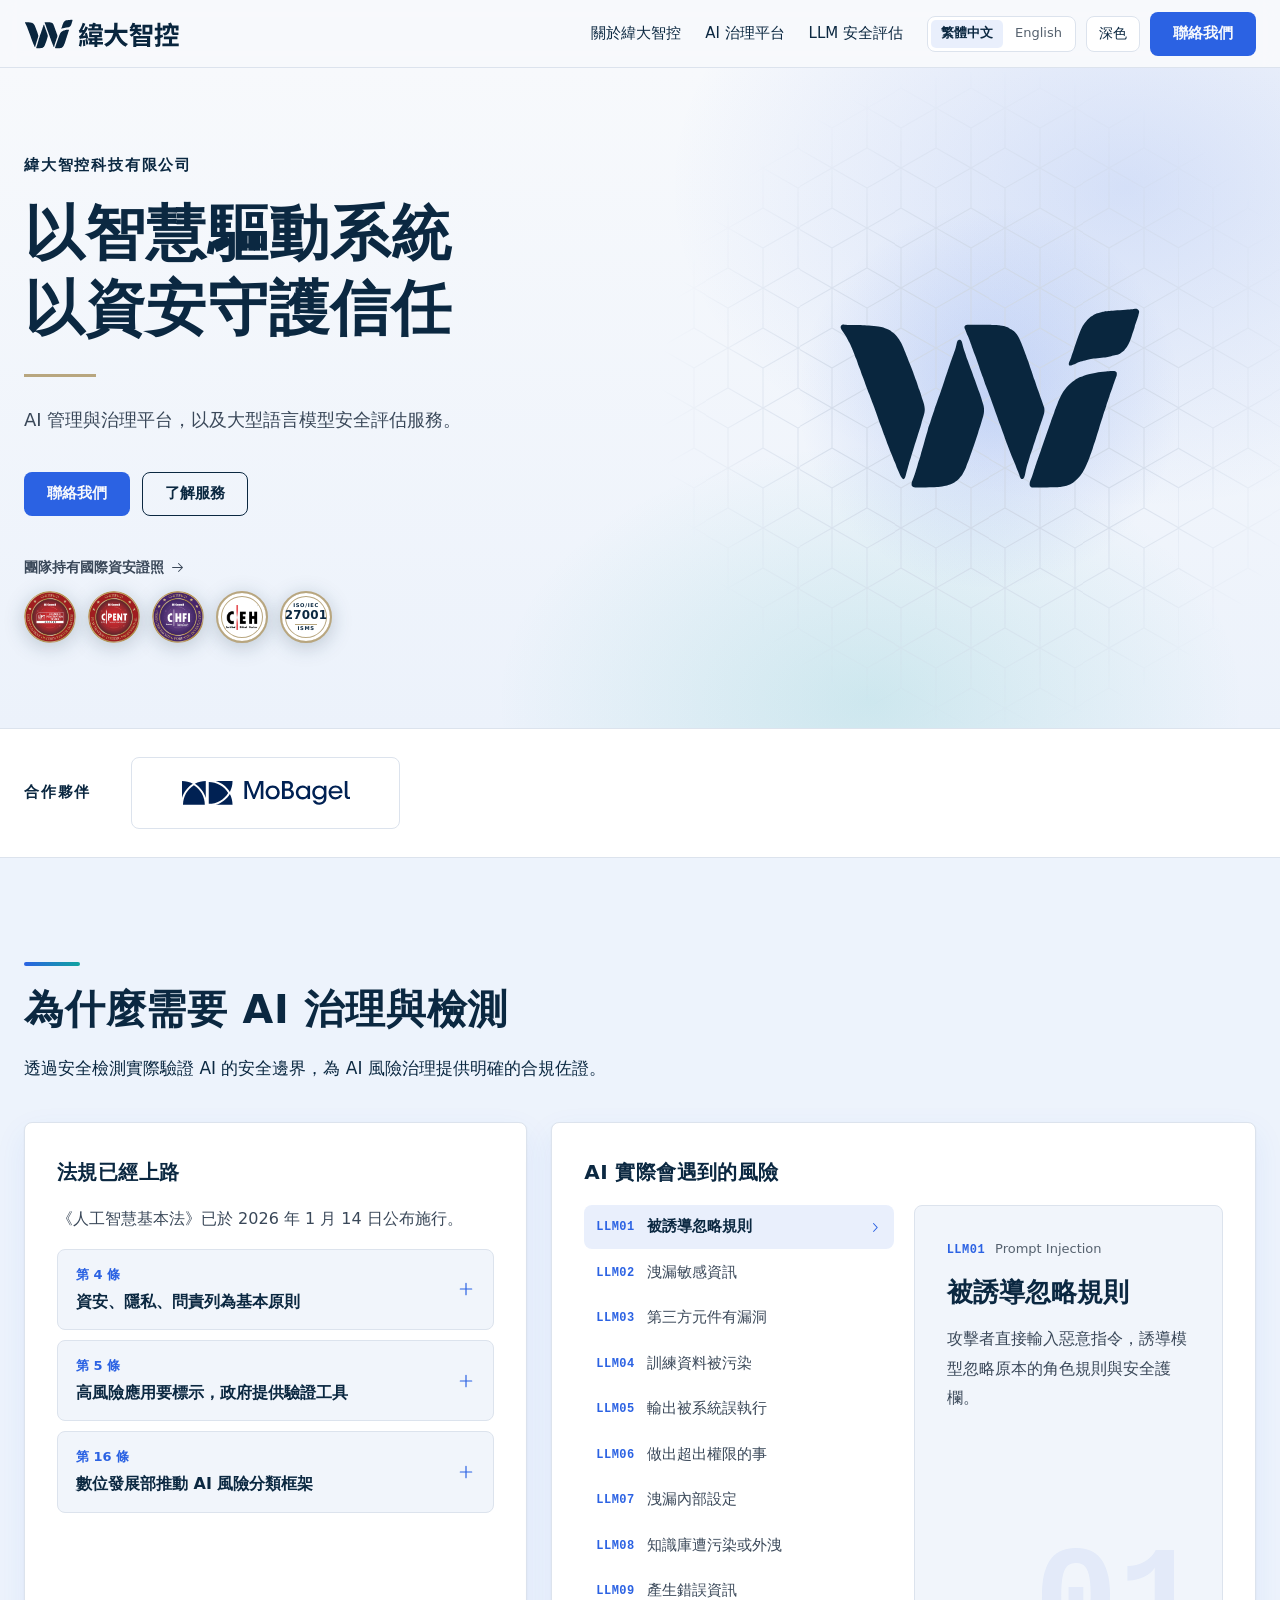
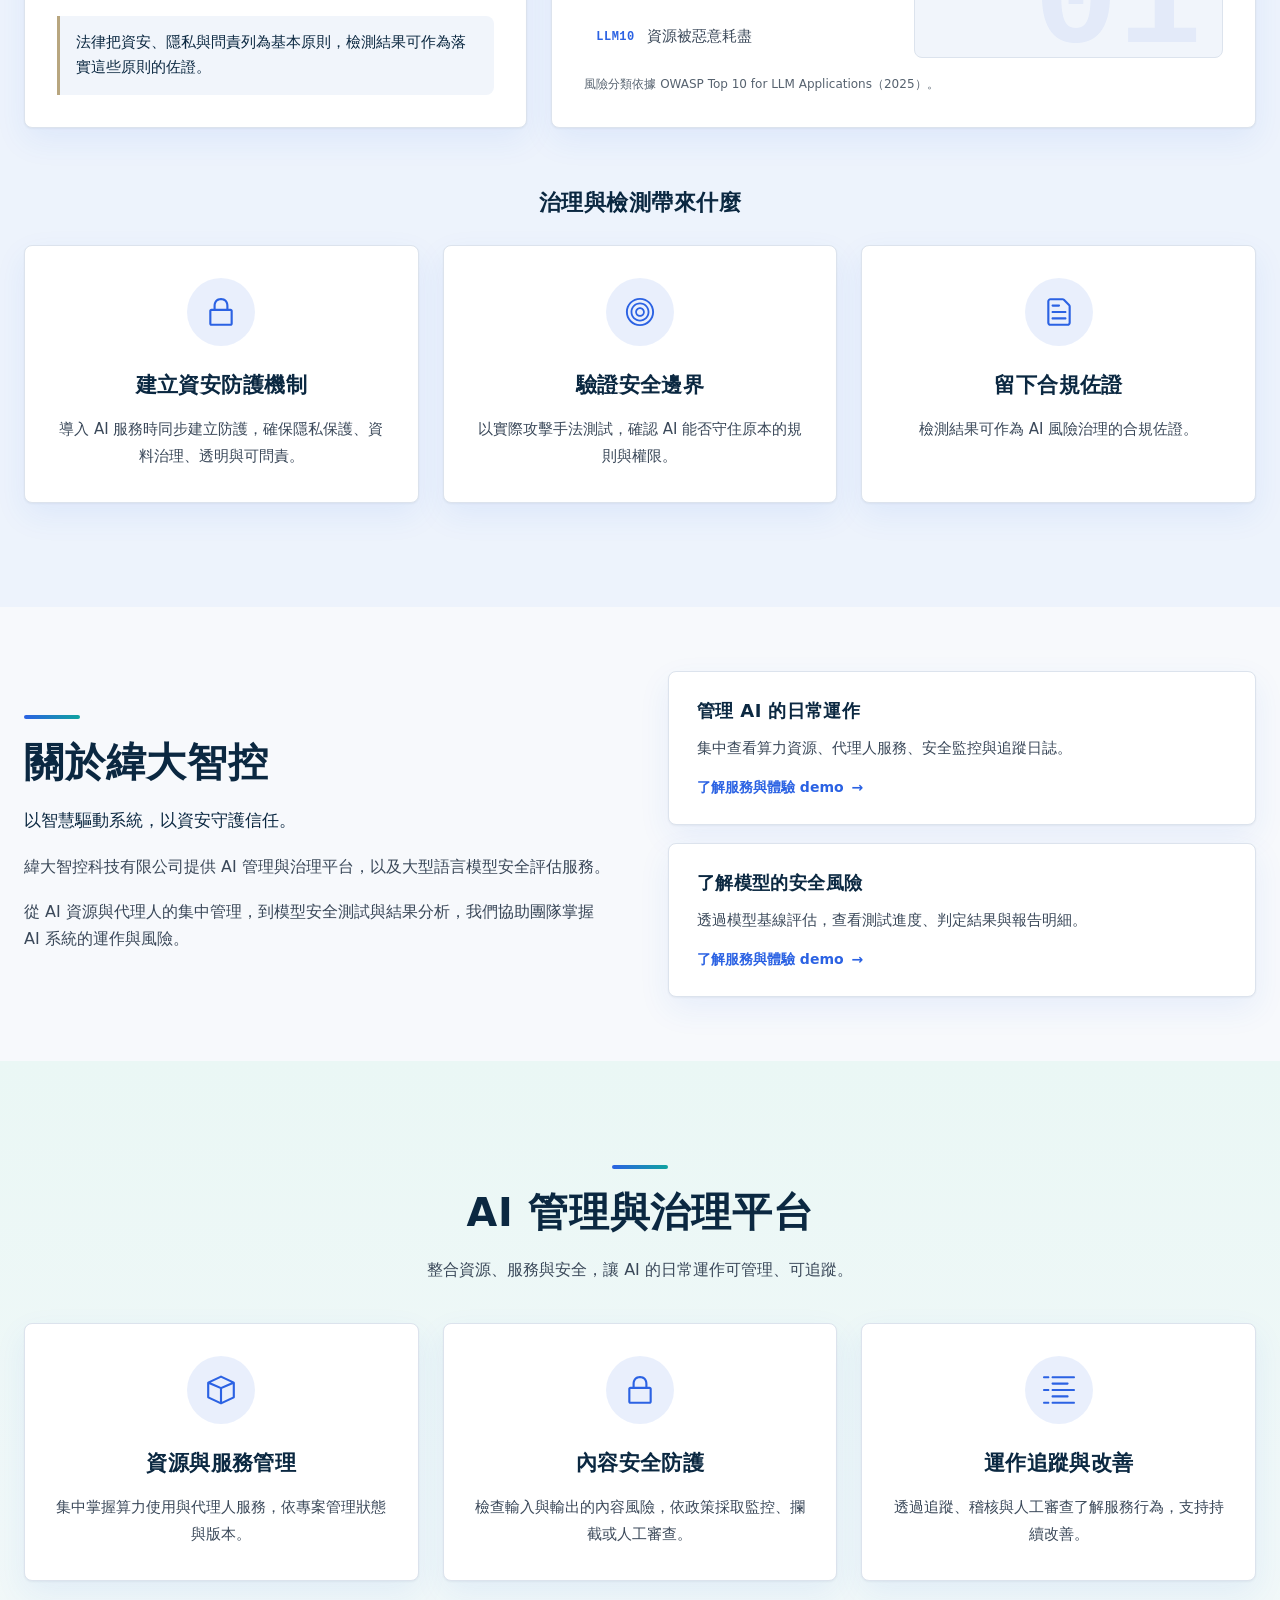
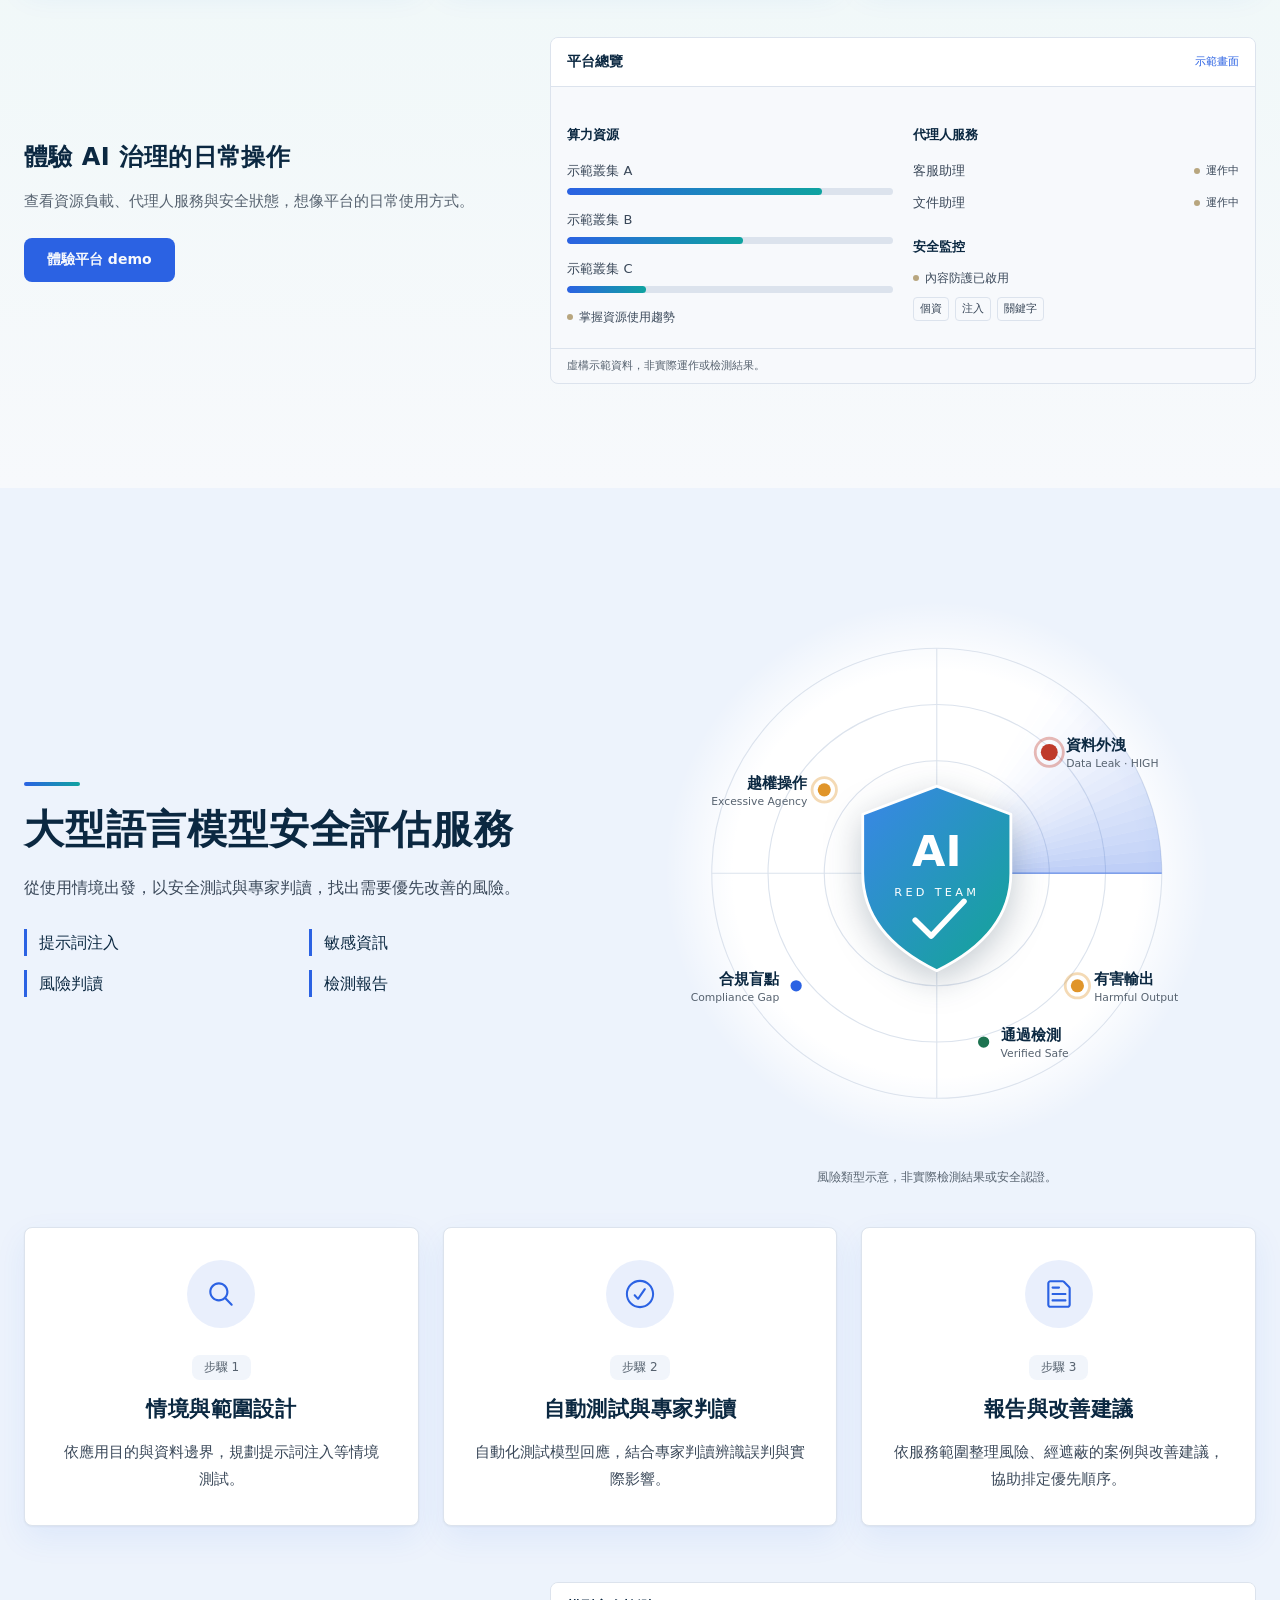
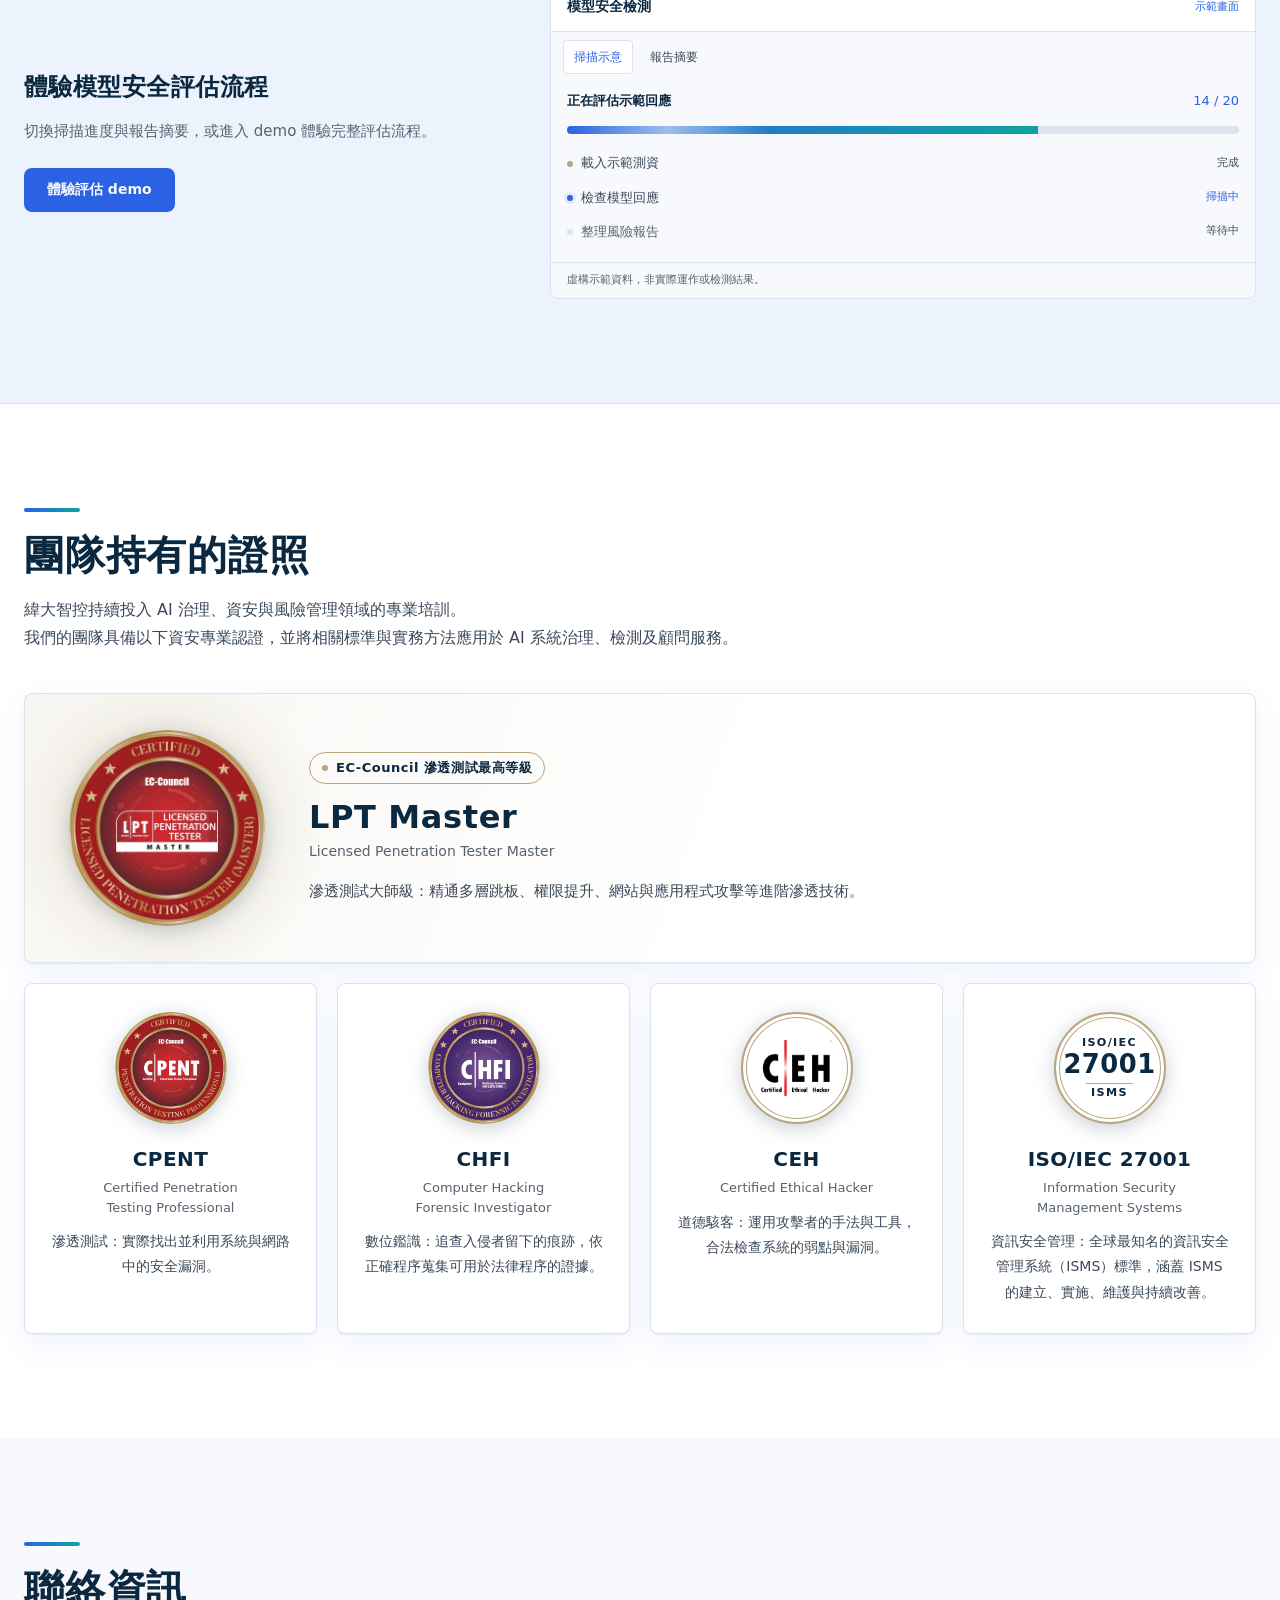
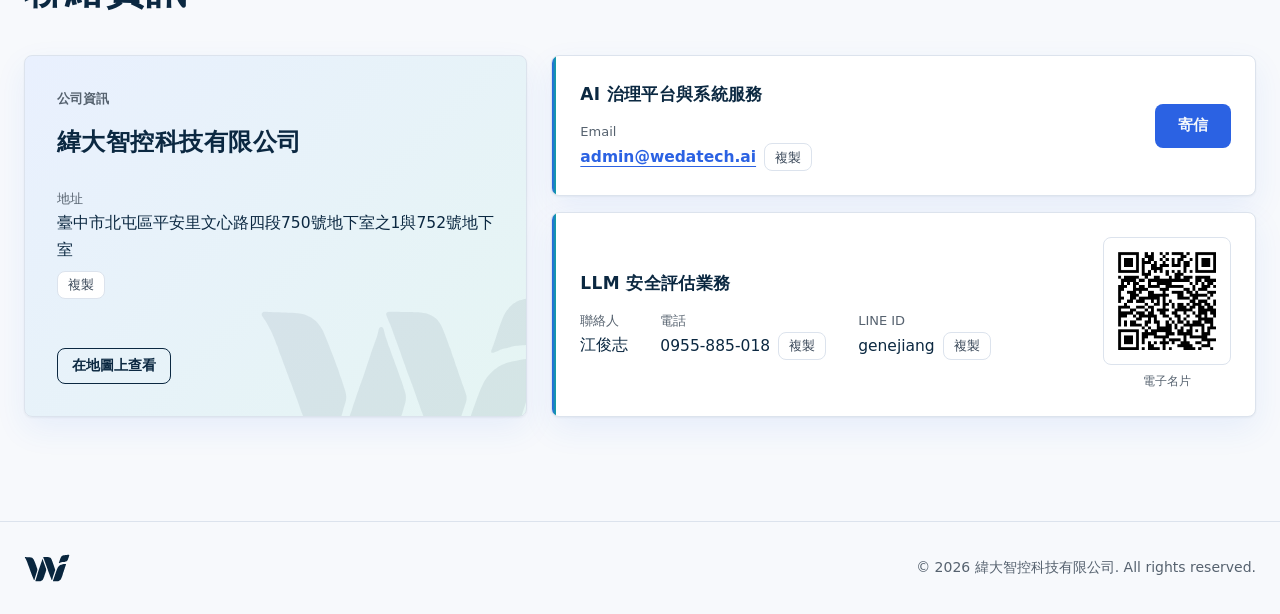
<file: index.html>
<!doctype html>
<html lang="zh-TW" data-theme="light">
	<head>
		<meta charset="UTF-8"/>
		<link rel="icon" type="image/svg+xml" href="/favicon.svg"/>
		<meta name="viewport" content="width=device-width, initial-scale=1.0"/>
    
		<title>緯大智控科技有限公司</title>
		<meta name="description" content="緯大智控科技提供企業 AI 管理與治理平台，以及大型語言模型（LLM）安全評估服務，協助企業安全導入生成式 AI 系統。"/>
		
		<script type="application/ld+json">
		{
			"@context": "https://schema.org",
			"@type": "Organization",
			"@id": "https://wedatech.ai/#organization",
			"name": "緯大智控科技有限公司",
			"url": "https://wedatech.ai/",
			"description": "提供企業 AI 管理與治理平台，以及大型語言模型安全評估服務。",
			"email": "gene@wedatech.ai",
			"telephone": "+886-955-885-018",
			"contactPoint": {
    			"@type": "ContactPoint",
    			"name": "江俊志",
   				"contactType": "LLM 安全評估業務",
    			"email": "gene@wedatech.ai",
    			"telephone": "+886-955-885-018"
			},
			"address": {
				"@type": "PostalAddress",
				"addressCountry": "TW",
				"addressRegion": "臺中市",
				"addressLocality": "北屯區",
				"streetAddress": "平安里文心路四段750號地下室之1與752號地下室"
			}
		}
		</script>
    
		<script>
		// 在畫面繪製前套用記住的深淺色與語言（語言以網址 ?lang 優先），避免先閃過另一種配色或語言
		try {
			const theme = localStorage.getItem("theme");
			if (theme === "light" || theme === "dark") document.documentElement.dataset.theme = theme;
			const lang = new URLSearchParams(location.search).get("lang") || localStorage.getItem("lang");
			if (lang === "en" || lang === "zh-TW") document.documentElement.lang = lang;
		} catch {
        // 讀不到 localStorage 就用預設值
		}
		</script>
    
		<script type="module" crossorigin src="/assets/index-BzCRF1R9.js"></script>
		<link rel="stylesheet" crossorigin href="/assets/index-eqVl_-M9.css">
		
		</head>
		<body>
			<div id="root"/>
		</body>
	</html>
</file>
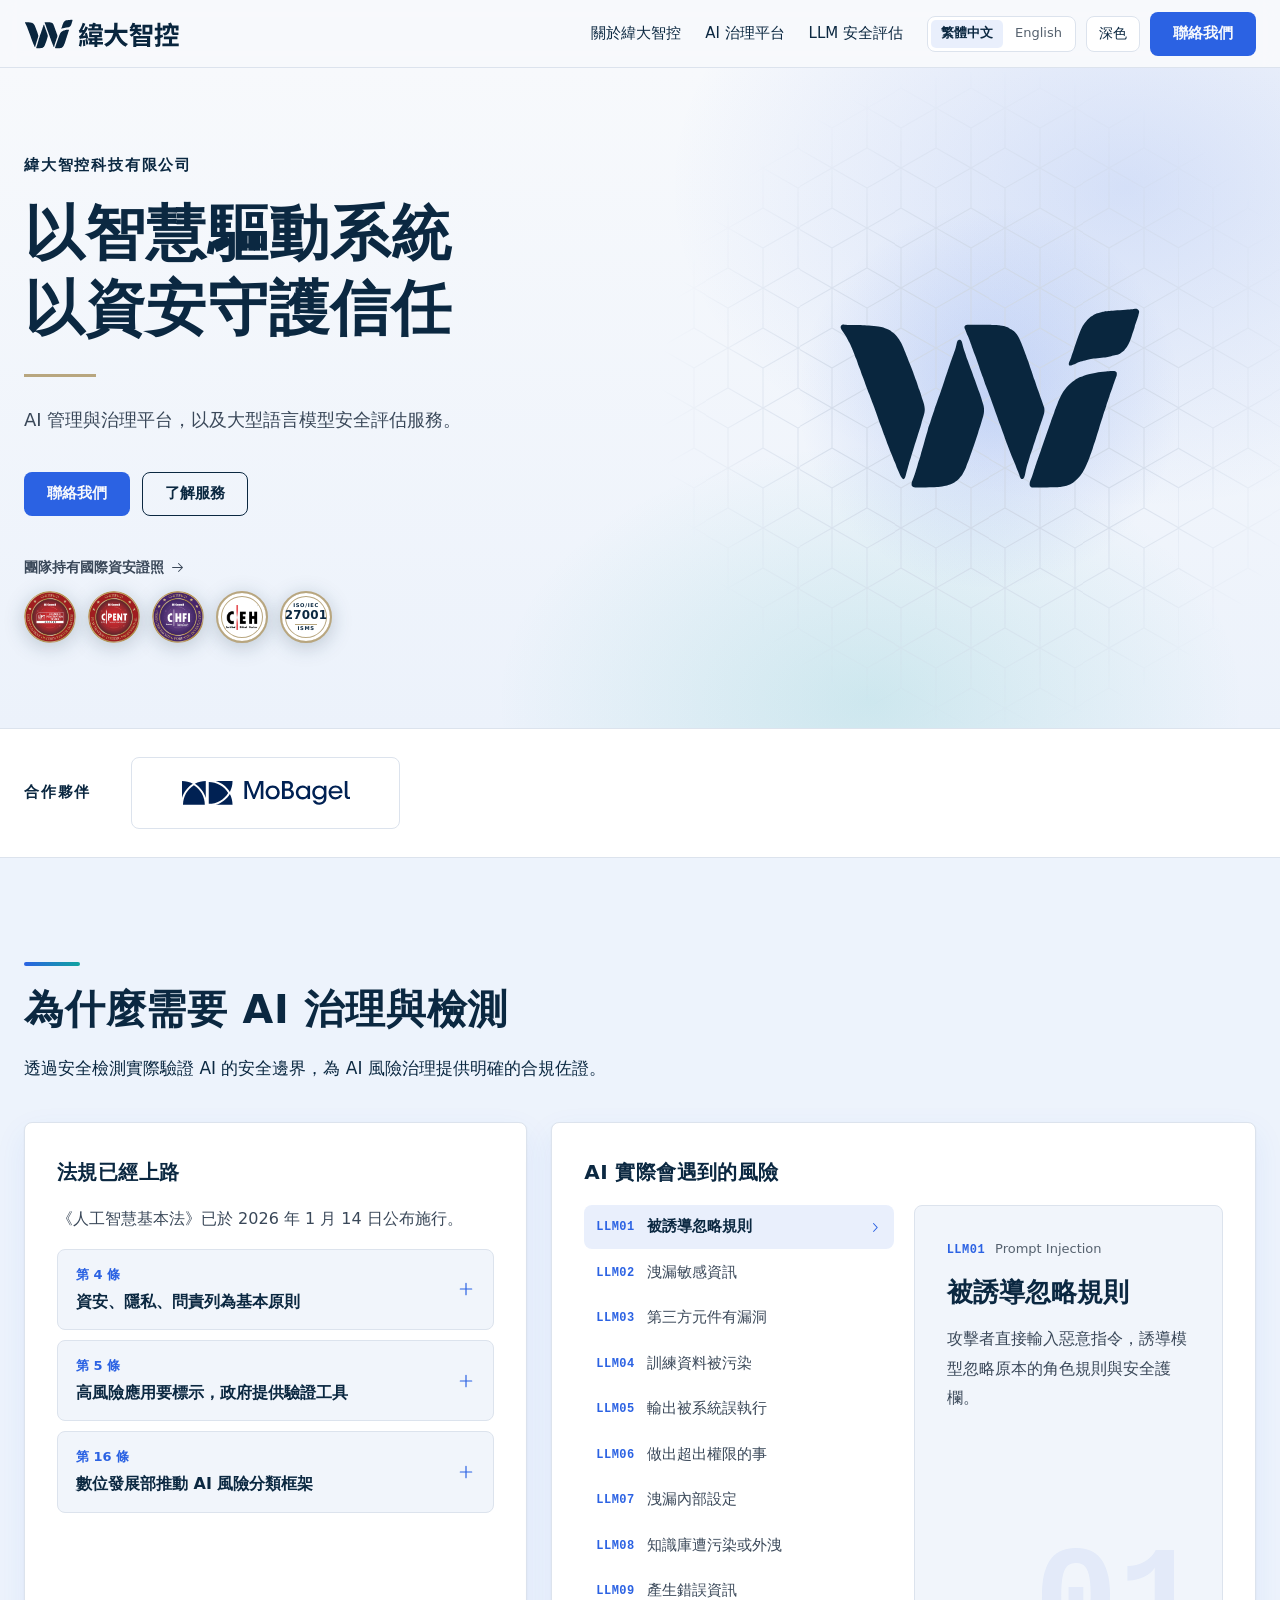
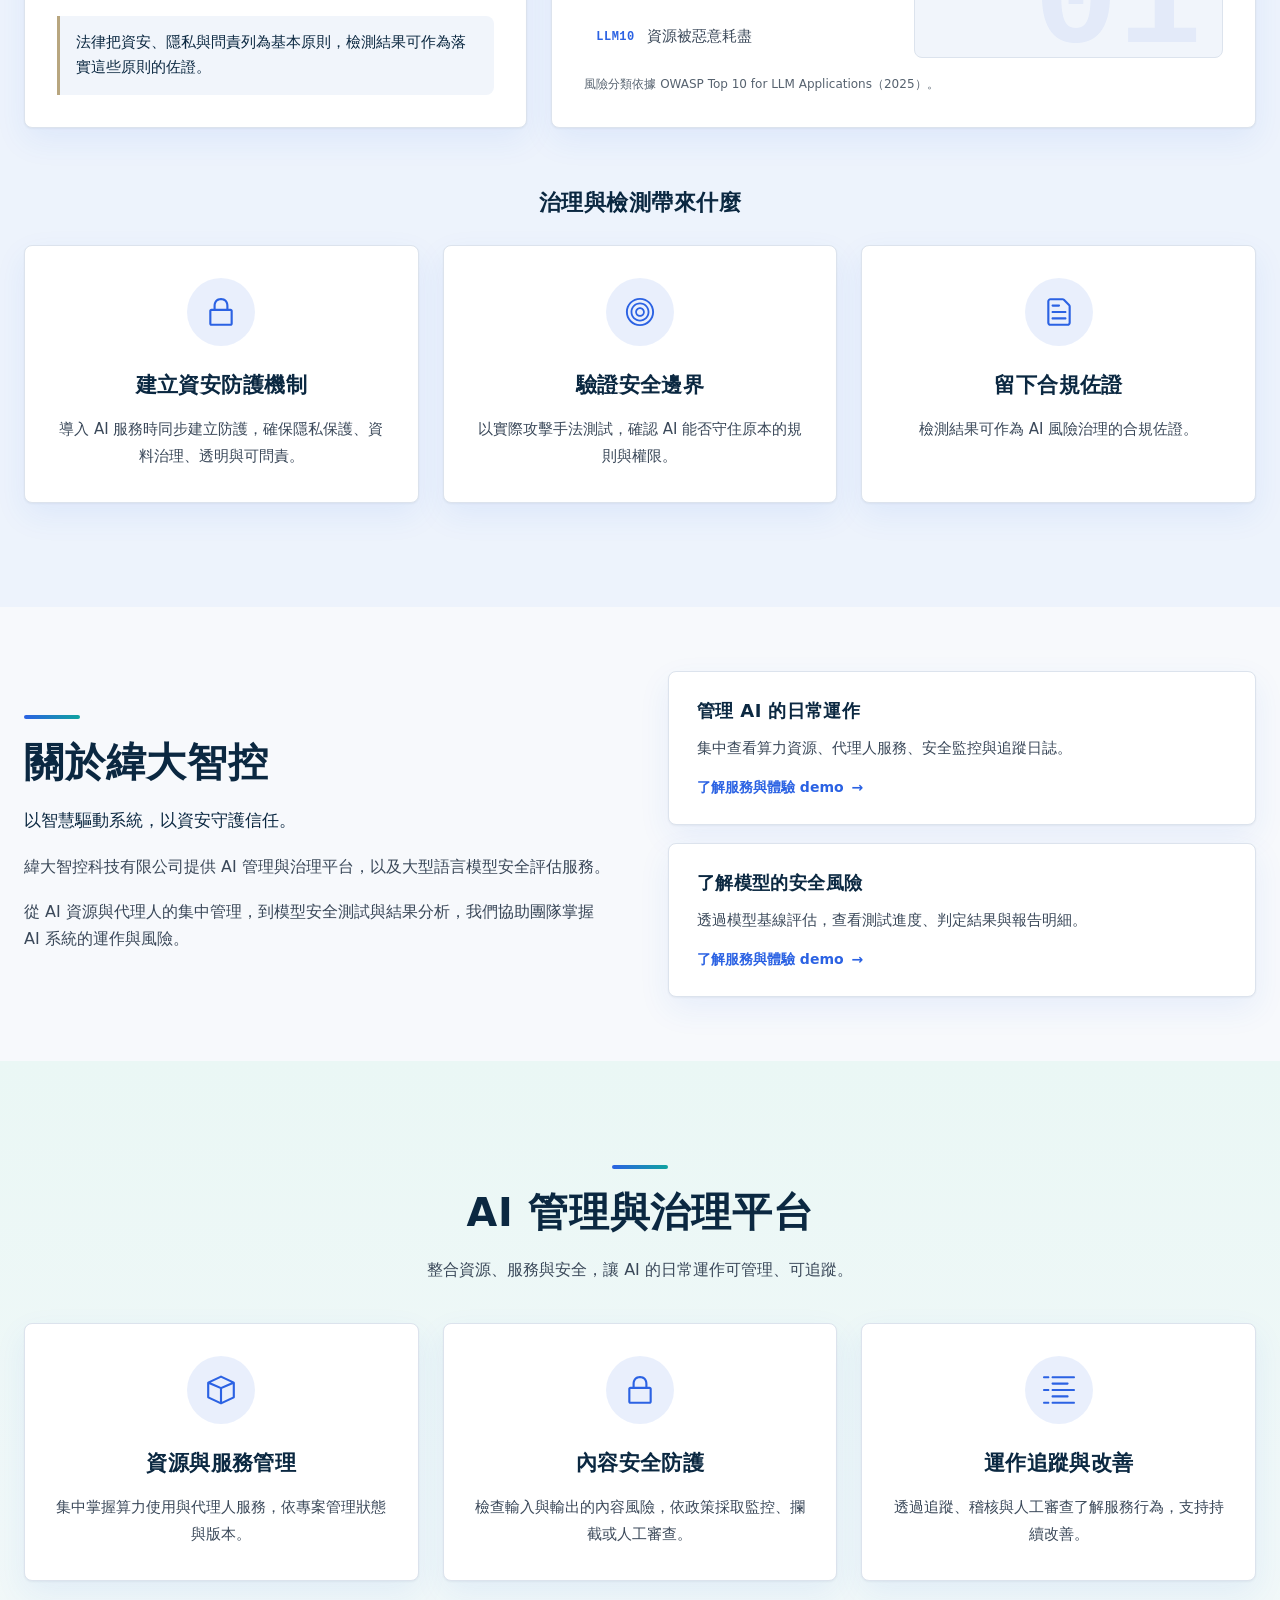
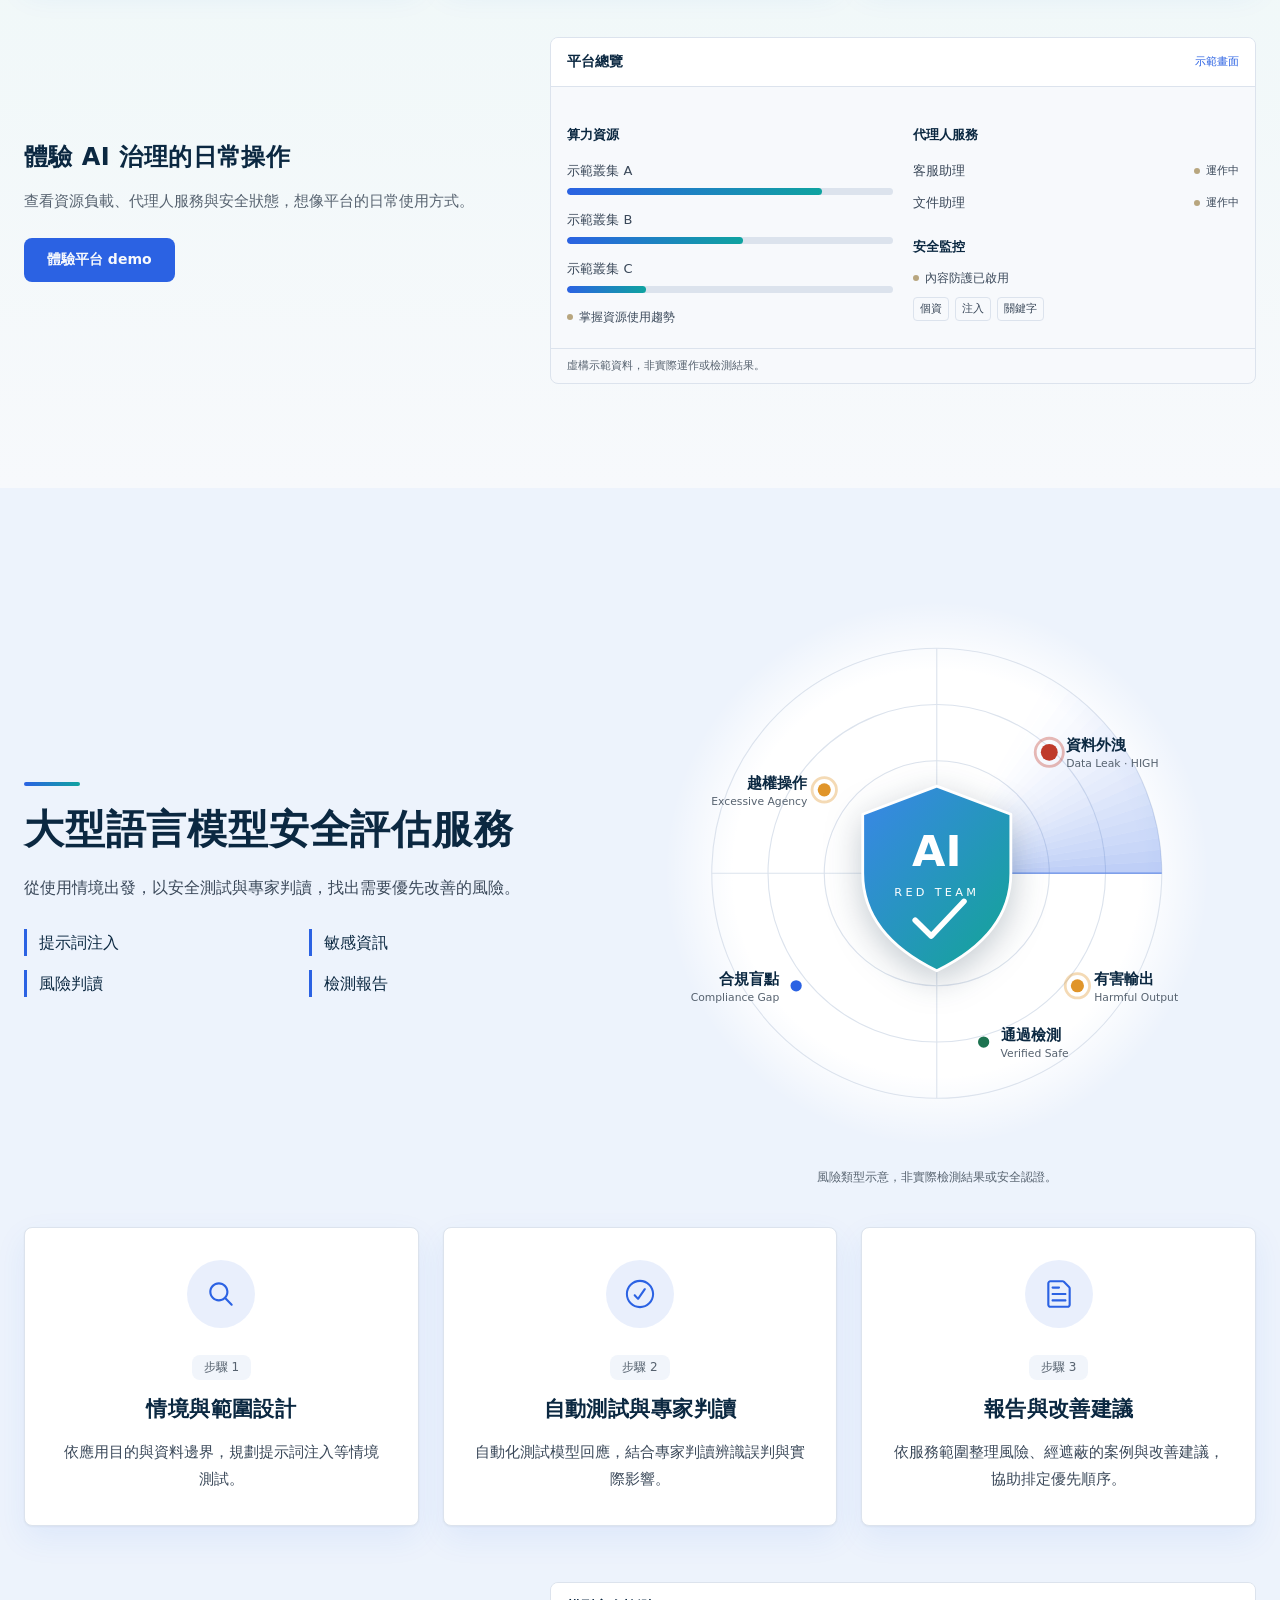
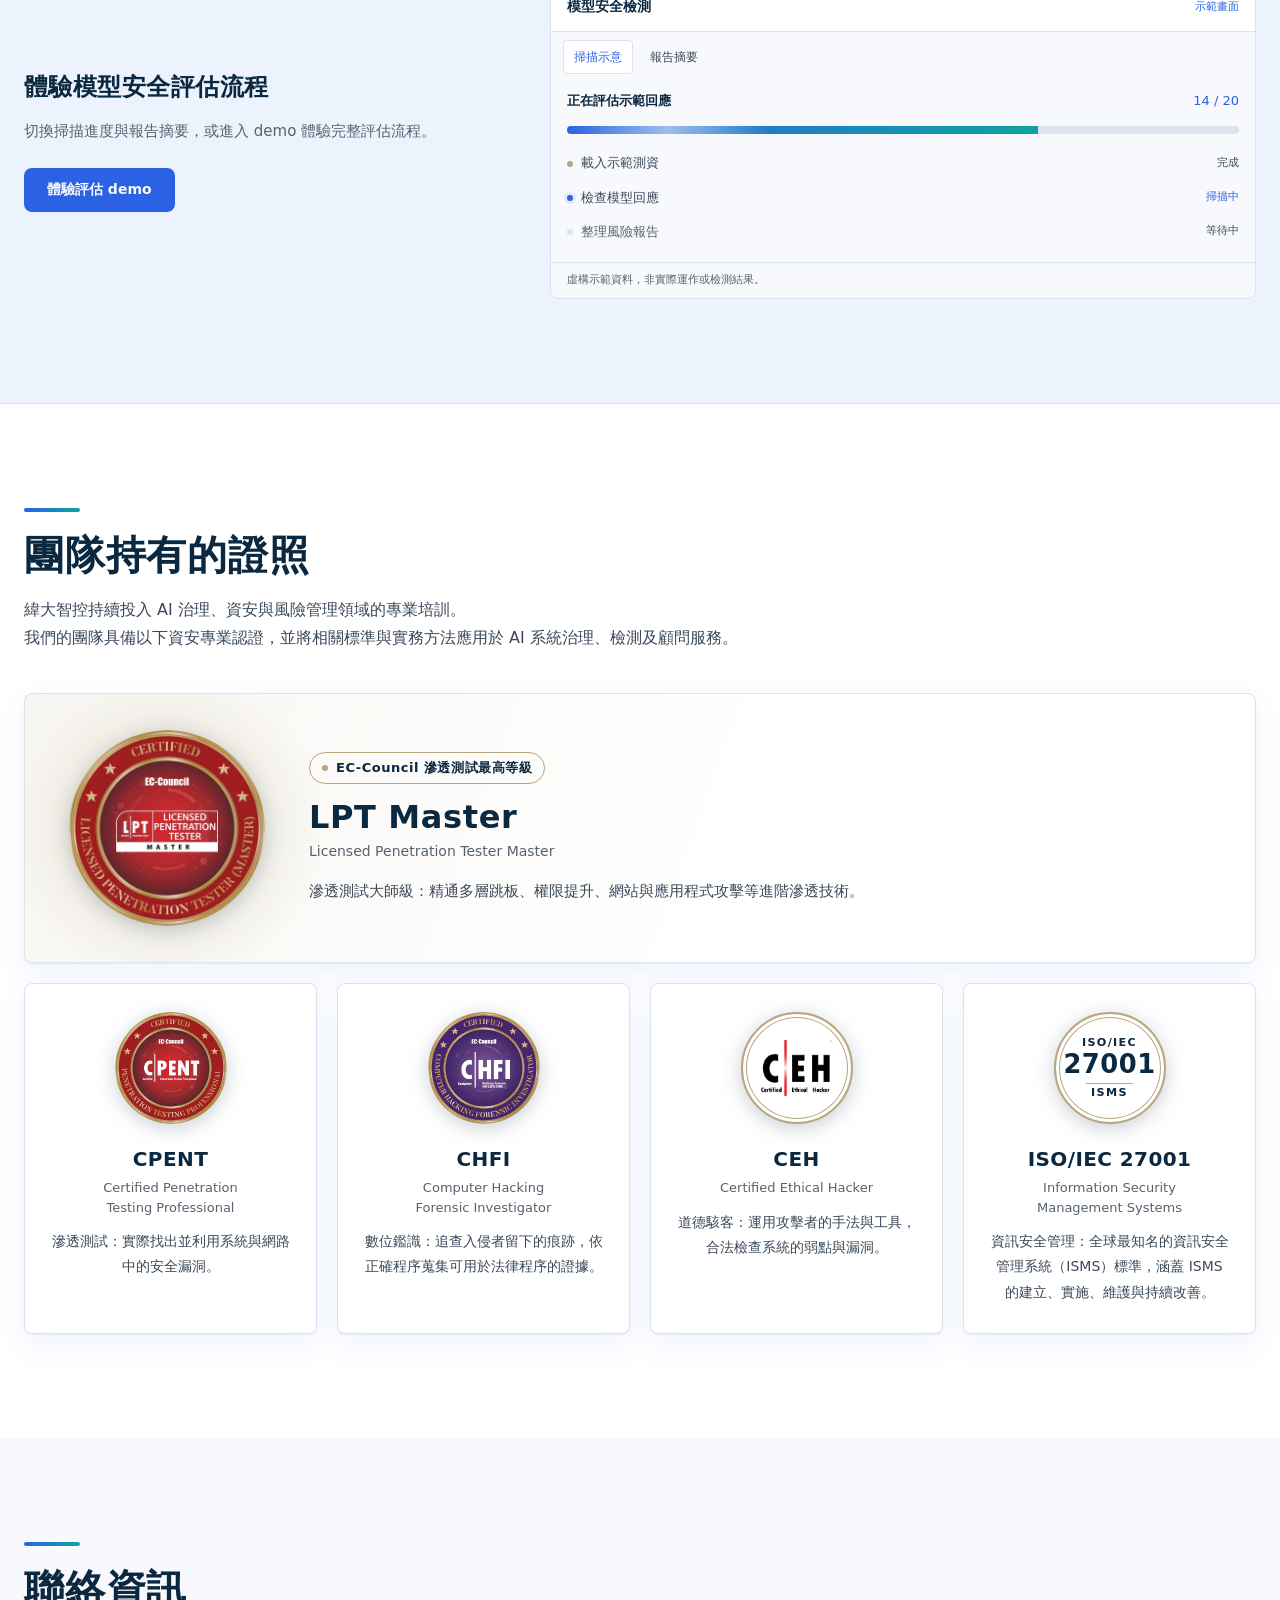
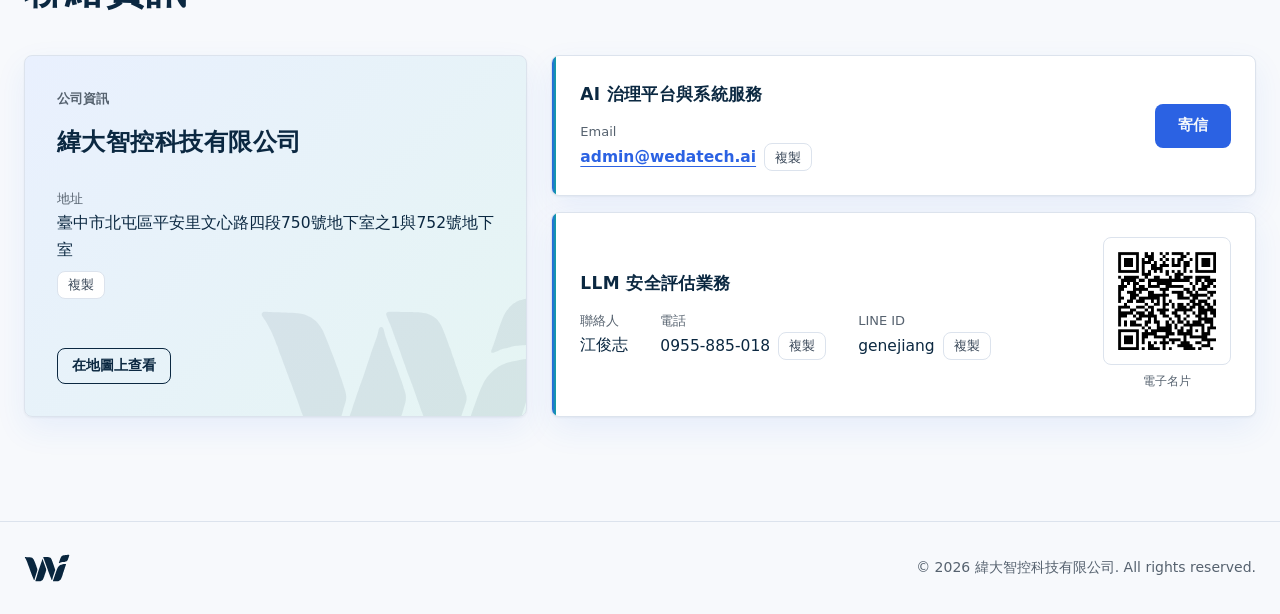
<file: ai-governance/index.html>
<!doctype html>
<html lang="zh-TW" data-theme="light">
  <head>
    <meta charset="UTF-8" />
    <link rel="icon" type="image/svg+xml" href="/favicon.svg" />
    <meta name="viewport" content="width=device-width, initial-scale=1.0" />
    <title>緯大智控科技有限公司</title>
    <script>
      // 在畫面繪製前套用記住的深淺色與語言（語言以網址 ?lang 優先），避免先閃過另一種配色或語言
      try {
        const theme = localStorage.getItem("theme");
        if (theme === "light" || theme === "dark") document.documentElement.dataset.theme = theme;
        const lang = new URLSearchParams(location.search).get("lang") || localStorage.getItem("lang");
        if (lang === "en" || lang === "zh-TW") document.documentElement.lang = lang;
      } catch {
        // 讀不到 localStorage 就用預設值
      }
    </script>
    <script type="module" crossorigin src="/assets/index-BzCRF1R9.js"></script>
    <link rel="stylesheet" crossorigin href="/assets/index-eqVl_-M9.css">
  </head>
  <body>
    <div id="root"></div>
  </body>
</html>
</file>
<file: assets/index-eqVl_-M9.css>
.demo-console{border:1px solid var(--line);border-radius:var(--radius);background:var(--surface);box-shadow:var(--shadow);overflow:clip}.demo-console__header{border-bottom:1px solid var(--line);background:var(--panel-bar);justify-content:space-between;align-items:center;gap:16px;padding:20px 28px;display:flex}.demo-console__header h3{font-size:17px}.demo-console__body{padding:28px}.demo-console h4{color:var(--ink);margin:0;font-size:17px}.demo-console h5{color:var(--ink);margin:16px 0 8px;font-size:14px}.demo-toolbar{flex-wrap:wrap;justify-content:space-between;align-items:center;gap:16px;margin-bottom:24px;display:flex}.demo-toolbar p,.demo-muted,.demo-filter{color:var(--ink-3);font-size:13px}.demo-toolbar p{margin-top:6px}.demo-actions,.demo-tags{flex-wrap:wrap;align-items:center;gap:8px;display:flex}.demo-segment,.demo-tabs{border:1px solid var(--line);background:var(--surface-2);border-radius:var(--radius);gap:4px;padding:4px;display:flex}.demo-tabs{flex-wrap:wrap;width:fit-content;max-width:100%;margin-bottom:24px}.demo-segment button,.demo-tabs button{color:var(--ink-3);background:0 0;border:1px solid #0000;border-radius:5px;padding:7px 14px;font-size:13px}.demo-segment button[aria-pressed=true],.demo-tabs button[aria-pressed=true]{color:var(--primary);background:var(--surface);border-color:var(--line)}.demo-clusters{grid-template-columns:repeat(2,minmax(0,1fr));align-items:start;gap:16px;margin-bottom:24px;display:grid}.demo-resource{border:1px solid var(--line);border-radius:var(--radius);padding:18px 20px}.demo-resource__toggle{width:100%;color:var(--ink);text-align:left;background:0 0;border:0;justify-content:space-between;align-items:center;gap:12px;padding:0;display:flex}.demo-resource__toggle>span:first-child{flex:1}.demo-resource__toggle strong,.demo-resource__toggle small{display:block}.demo-resource__toggle strong{font-size:15px}.demo-resource__toggle small{color:var(--ink-3);margin-top:3px;font-size:12px}.demo-resource__metrics{color:var(--ink-3);flex-wrap:wrap;justify-content:space-between;gap:8px;margin:18px 0 8px;font-size:12px;display:flex}.demo-resource__metrics strong{color:var(--ink);font-size:15px}.demo-meter{background:var(--surface-2);border-radius:4px;height:5px;overflow:clip}.demo-meter>span{background:var(--primary);height:100%;transition:width .3s;display:block}.demo-resource__detail{border-top:1px solid var(--line);margin-top:20px;padding-top:16px}.demo-resource__detail>p{color:var(--ink-3);font-size:12px}.demo-trend{width:100%;height:120px;margin-block:12px}.demo-status{white-space:nowrap;background:var(--surface-2);color:var(--ink-3);border:1px solid var(--line);border-radius:var(--radius);padding:2px 8px;font-size:12px;display:inline-block}.demo-console .is-safe{color:var(--safe)}.demo-console .is-risk{color:var(--risk)}.demo-console .is-warning{color:var(--warn)}.demo-status.is-safe{border-color:color-mix(in srgb, var(--safe) 22%, var(--line))}.demo-status.is-risk{border-color:color-mix(in srgb, var(--risk) 22%, var(--line))}.demo-status.is-warning{border-color:color-mix(in srgb, var(--warn) 22%, var(--line))}.demo-workspace{grid-template-columns:minmax(0,.85fr) minmax(0,1.15fr);gap:20px;display:grid}.demo-inset{background:var(--surface-2);border:1px solid var(--line);border-radius:var(--radius);padding:24px}.demo-inset>h4{margin-bottom:18px}.demo-form{flex-direction:column;align-items:stretch;gap:16px;display:flex}.demo-form>h4{margin-bottom:0}.demo-console label{color:var(--ink-2);flex-direction:column;gap:6px;font-size:13px;display:flex}.demo-console input:not([type=checkbox]),.demo-console select,.demo-console textarea{width:100%;min-width:0;font:inherit;color:var(--ink);border:1px solid var(--line);border-radius:var(--radius);background:var(--surface);padding:9px 12px;font-size:14px}.demo-console textarea{resize:vertical;line-height:1.7}.demo-console input[readonly]{font-family:var(--font-mono);font-size:12px}.demo-form__row{grid-template-columns:repeat(2,minmax(0,1fr));gap:14px;display:grid}.demo-form .demo-toolbar{margin-bottom:0}.demo-form>.button{align-self:flex-start}.demo-facts{flex-wrap:wrap;gap:16px 24px;font-size:12px;display:flex}.demo-facts dt{color:var(--ink-3)}.demo-facts dd{color:var(--ink);overflow-wrap:anywhere}.demo-notice{color:var(--primary);margin-top:14px;font-size:13px}.demo-notice:empty{display:none}.demo-empty{color:var(--ink-3);padding:30px 0;font-size:14px}.demo-empty__step{color:var(--primary);font:22px var(--font-mono);margin-bottom:20px;display:block}.demo-records{gap:12px;margin-top:14px;display:grid}.demo-record{background:var(--surface);border:1px solid var(--line);border-radius:var(--radius);flex-wrap:wrap;justify-content:space-between;align-items:center;gap:16px;padding:16px 20px;display:flex}.demo-record p,.demo-record small{color:var(--ink-3);font-size:12px}.demo-record strong{overflow-wrap:anywhere}.demo-filter{max-width:280px;margin-bottom:18px}.demo-agents{grid-template-columns:repeat(3,minmax(0,1fr));gap:14px;margin-bottom:24px;display:grid}.demo-agent{background:var(--surface);color:var(--ink-2);border:1px solid var(--line);border-radius:var(--radius);text-align:left;flex-direction:column;align-items:flex-start;gap:8px;padding:20px;display:flex}.demo-agent[aria-pressed=true]{border-color:var(--primary);background:var(--primary-soft)}.demo-agent strong{color:var(--ink)}.demo-agent>span:not(.demo-status),.demo-agent small{font-size:12px}.demo-agent__link{color:var(--primary);margin-top:10px}.demo-flow{flex-wrap:wrap;gap:12px;margin:8px 0 18px;padding:0;list-style:none;display:flex}.demo-flow li{background:var(--surface);border:1px solid var(--line);border-radius:var(--radius);flex:140px;padding:16px;font-size:13px}.demo-flow li span{color:var(--primary);margin-bottom:8px;display:block}.demo-version-list{margin:0;padding:0;list-style:none}.demo-version-list li{border-bottom:1px solid var(--line);flex-wrap:wrap;gap:12px 24px;padding:12px 0;font-size:13px;display:flex}.demo-console .demo-check{flex-direction:row;align-items:center;gap:10px;margin-block:10px;display:flex}.demo-check input{width:16px;height:16px;accent-color:var(--primary)}.demo-keyword-form{align-items:flex-end;gap:8px;margin:24px 0 14px;display:flex}.demo-keyword-form label{flex:1}.demo-tag{border:1px solid var(--line);background:var(--surface);color:var(--ink-2);border-radius:var(--radius);padding:3px 10px;font-size:12px}.demo-tags+.demo-muted{margin-top:20px}.demo-result{background:var(--surface);border-radius:0 var(--radius) var(--radius) 0;border-left:3px solid;padding:16px;font-size:14px}.demo-result p,.demo-result small{color:var(--ink-3);margin-top:8px;font-size:12px;display:block}.demo-filters{flex-wrap:wrap;align-items:flex-end;gap:12px;margin:20px 0 14px;display:flex}.demo-filters label{flex:160px}.demo-filters .pill-button{height:41px}.demo-trace{border:1px solid var(--line);border-radius:var(--radius);background:var(--surface)}.demo-trace summary{cursor:pointer;align-items:center;gap:16px;padding:16px 20px;display:flex}.demo-trace summary:after{content:"+";color:var(--primary)}.demo-trace[open] summary:after{content:"−"}.demo-trace summary>span:nth-child(2){flex:1;min-width:0}.demo-trace summary strong,.demo-trace summary small{display:block}.demo-trace summary strong{color:var(--ink);font-size:14px}.demo-trace summary small,.demo-trace summary>.num{color:var(--ink-3);overflow-wrap:anywhere;font-size:12px}.demo-trace__body{border-top:1px solid var(--line);color:var(--ink-2);padding:20px;font-size:13px}.demo-trace pre{white-space:pre-wrap;overflow-wrap:anywhere;font:13px/1.8 var(--font-sans);background:var(--code-bg);border-radius:var(--radius);margin:0;padding:14px}.demo-fieldset{border:0;margin:0;padding:0}.demo-fieldset legend{color:var(--ink-2);font-size:13px}.demo-progress-panel{flex-direction:column;gap:16px;display:flex}.demo-progress-panel>h4{margin-bottom:0}.demo-progress-value{justify-content:space-between;align-items:baseline;gap:14px;display:flex}.demo-progress-value strong{color:var(--primary);font-size:46px;font-weight:600;line-height:1.3}.demo-progress-value strong small{font-size:20px}.demo-progress-value>span{color:var(--ink-3);font-size:13px}.demo-progress{background:var(--line);width:100%;height:8px;accent-color:var(--primary);border:0;border-radius:4px;overflow:clip}.demo-progress::-webkit-progress-bar{background:var(--line)}.demo-progress::-webkit-progress-value{background:var(--primary)}.demo-score-row{grid-template-columns:repeat(3,minmax(0,1fr));gap:12px;display:grid}.demo-score-row>div{border:1px solid var(--line);border-radius:var(--radius);background:var(--surface);padding:18px}.demo-score-row strong{font-size:28px;font-weight:600;display:block}.demo-score-row span{color:var(--ink-3);font-size:12px;display:block}.demo-score-row--report{grid-template-columns:repeat(4,minmax(0,1fr));margin-bottom:24px}.demo-run-log{border-top:1px solid var(--line);min-height:100px;padding-top:16px;font-size:12px}.demo-run-log p{flex-wrap:wrap;gap:8px;margin-bottom:8px;display:flex}.demo-run-log small{color:var(--ink-3)}.demo-report-categories{grid-template-columns:repeat(4,minmax(0,1fr));gap:12px;display:grid}.demo-report-categories button{background:var(--surface-2);border:1px solid var(--line);border-radius:var(--radius);color:var(--ink);text-align:left;padding:16px}.demo-report-categories button[aria-pressed=true]{border-color:var(--primary)}.demo-report-categories strong{font-size:14px;display:block}.demo-report-categories span{color:var(--ink-3);margin:8px 0 12px;font-size:12px;display:block}.demo-report-categories .demo-meter>span{margin:0}@media (width<=900px){.demo-workspace{grid-template-columns:minmax(0,1fr)}.demo-agents,.demo-report-categories{grid-template-columns:repeat(2,minmax(0,1fr))}}@media (width<=600px){.demo-console__header,.demo-console__body,.demo-inset{padding:18px}.demo-clusters,.demo-agents,.demo-form__row{grid-template-columns:minmax(0,1fr)}.demo-console__header{flex-wrap:wrap}.demo-resource{padding:16px}.demo-trace summary{flex-wrap:wrap;gap:10px;padding:14px}.demo-trace summary>.num{display:none}.demo-score-row--report{grid-template-columns:repeat(2,minmax(0,1fr))}.demo-score-row>div{padding:12px}.demo-score-row strong{font-size:24px}.demo-trace__body{padding:16px}}:root{--lightningcss-light:initial;--lightningcss-dark: ;color-scheme:light;--bg:#f7f9fc;--surface:#fff;--surface-2:#f1f5fb;--section-a:#edf3fc;--section-b:linear-gradient(180deg, #eaf7f5 0%, #f7f9fc 100%);--hero-bg:radial-gradient(55% 75% at 88% 18%, #2b62e329, transparent 65%), radial-gradient(45% 60% at 68% 96%, #0fa3a024, transparent 65%), linear-gradient(180deg, #f7f9fc 0%, #ecf2fb 100%);--line:#dce3ed;--ink:#0b2841;--ink-2:#3a4859;--ink-3:#56626f;--primary:#2b62e3;--primary-hover:#1f4fc4;--primary-soft:#2b62e31a;--on-primary:#f7f9fc;--secondary:#0fa3a0;--accent:#b8a67f;--logo:#09263e;--pattern-line:#cfd8e6;--glow:#2b62e333;--shadow:0 1px 2px #0b28410d, 0 12px 32px #2b62e314;--ghost-hover:#0b28410d;--nav-bg:#f7f9fce0;--panel-bar:#f5f8fc;--code-bg:#eff4fb;--tag-bg:#2b62e31a;--focus:#2b62e3;--safe:#1d7350;--risk:#bf3a2b;--warn:#8a5b00;--radar-warn:#e0952a;--contact-panel:linear-gradient(135deg, #e9f0fe 0%, #e5f5f3 100%);--logo-tile:#fff;--badge-ink:#0b2841;--partner-mobagel:#002153;--grid-color:#2b62e312;--btn-glow:0 8px 22px #2b62e347;--floor-opacity:0;--glitch-opacity:0;--flow-color:#2b62e373}:root[data-theme=dark]{--lightningcss-light: ;--lightningcss-dark:initial;color-scheme:dark;--bg:#06111c;--surface:#0c1b2b;--surface-2:#0a1726;--section-a:#081727;--section-b:linear-gradient(180deg, #071b2a 0%, #06111c 100%);--hero-bg:radial-gradient(55% 75% at 85% 15%, #38cfe033, transparent 65%), radial-gradient(50% 65% at 62% 98%, #3b7bf03d, transparent 65%), linear-gradient(180deg, #06111c 0%, #08192b 100%);--line:#1b3144;--ink:#eaf1f7;--ink-2:#b8c5d2;--ink-3:#8b9aaa;--primary:#38cfe0;--primary-hover:#6ddbe8;--primary-soft:#38cfe01f;--on-primary:#04121c;--secondary:#3b7bf0;--accent:#c7b58e;--logo:#eaf1f7;--pattern-line:#17324a;--glow:#38cfe03d;--shadow:0 0 0 1px #38cfe00a, 0 18px 40px #02080f80;--ghost-hover:#eaf1f712;--nav-bg:#06111cdb;--panel-bar:#0a1828;--code-bg:#071523;--tag-bg:#38cfe024;--focus:#38cfe0;--safe:#5fd4a6;--risk:#ff8f7a;--warn:#f0bf5f;--radar-warn:#f0bf5f;--grid-color:#38cfe012;--btn-glow:0 0 24px #38cfe073;--floor-opacity:.55;--glitch-opacity:.85;--contact-panel:linear-gradient(135deg, #0d2339 0%, #0a1d2a 100%);--flow-color:#38cfe099;--logo-tile:#fff;--badge-ink:#0b2841;--partner-mobagel:#fff}:root{--font-sans:"Noto Sans TC", "PingFang TC", "Microsoft JhengHei", system-ui, sans-serif;--font-mono:ui-monospace, "Cascadia Mono", Consolas, "Noto Sans TC", monospace;--radius:8px;--container:1360px;--nav-h:68px;--bar-gradient:linear-gradient(90deg, var(--primary), var(--secondary));color:var(--ink-2);background:var(--bg);font-family:var(--font-sans)}*,:before,:after{box-sizing:border-box}html{scroll-behavior:smooth;scroll-padding-top:calc(var(--nav-h) + 16px)}body{-webkit-font-smoothing:antialiased;margin:0;line-height:1.7}h1,h2,h3{color:var(--ink);letter-spacing:.02em;margin:0}p,dl,dd{margin:0}img{max-width:100%;display:block}button{font:inherit;cursor:pointer}button:disabled{cursor:not-allowed;opacity:.55}:focus-visible{outline:2px solid var(--focus);outline-offset:3px}.num{font-family:var(--font-mono);font-variant-numeric:tabular-nums}.container{width:100%;max-width:var(--container);margin:0 auto;padding-inline:24px}@media (prefers-reduced-motion:no-preference){.reveal{opacity:0;transition:opacity .7s cubic-bezier(.16, 1, .3, 1) var(--reveal-delay,0s), transform .7s cubic-bezier(.16, 1, .3, 1) var(--reveal-delay,0s);transform:translateY(24px)}.reveal.is-visible{opacity:1;transform:none}}.button{border-radius:var(--radius);white-space:nowrap;border:1px solid #0000;justify-content:center;align-items:center;height:44px;padding:0 22px;font-size:15px;font-weight:600;text-decoration:none;transition:background-color .2s,box-shadow .25s,color .2s,transform .1s;display:inline-flex;position:relative;overflow:clip}.button:active,.pill-button:active,.copy-button:active{transform:translateY(1px)}.button--primary{background:var(--primary);color:var(--on-primary)}.button--primary:hover:not(:disabled){background:var(--primary-hover);box-shadow:var(--btn-glow)}.button--primary:after{content:"";pointer-events:none;background:linear-gradient(110deg,#0000 30%,#ffffff59 50%,#0000 70%);position:absolute;inset:0;transform:translate(-120%)}.button--primary:hover:not(:disabled):after{transition:transform .7s;transform:translate(120%)}.button--ghost{border-color:var(--ink);color:var(--ink);background:0 0}.button--ghost:hover{background:var(--ghost-hover)}.button--small{height:36px;padding:0 14px;font-size:14px}.pill-button,.copy-button{border:1px solid var(--line);border-radius:var(--radius);background:var(--surface);height:36px;color:var(--ink);white-space:nowrap;align-items:center;padding:0 12px;font-size:14px;font-weight:500;transition:background-color .2s;display:inline-flex}.pill-button:hover,.copy-button:hover{background:var(--ghost-hover)}.copy-button{height:28px;color:var(--ink-2);padding:0 10px;font-size:12.5px}.segmented{border:1px solid var(--line);border-radius:var(--radius);background:var(--surface);gap:2px;padding:3px;display:inline-flex}.segmented button{border-radius:calc(var(--radius) - 3px);height:28px;color:var(--ink-3);white-space:nowrap;background:0 0;border:0;padding:0 10px;font-size:13px;font-weight:500}.segmented button[aria-pressed=true]{background:var(--primary-soft);color:var(--ink);font-weight:700}.glitch{display:inline-block;position:relative}.glitch:before,.glitch:after{content:attr(data-text);opacity:0;pointer-events:none;position:absolute;inset:0}@media (prefers-reduced-motion:no-preference){.glitch:before{color:var(--primary);animation:6s step-end infinite glitch-a}.glitch:after{color:var(--secondary);animation:6s step-end infinite glitch-b}}@keyframes glitch-a{0%,90%,to{opacity:0;clip-path:inset(0);transform:none}91%{opacity:var(--glitch-opacity);clip-path:inset(12% 0 58%);transform:translate(-3px)}93%{opacity:var(--glitch-opacity);clip-path:inset(62% 0 8%);transform:translate(3px)}95%{opacity:0}}@keyframes glitch-b{0%,91%,to{opacity:0;clip-path:inset(0);transform:none}92%{opacity:var(--glitch-opacity);clip-path:inset(40% 0 30%);transform:translate(3px)}94%{opacity:var(--glitch-opacity);clip-path:inset(5% 0 75%);transform:translate(-2px)}96%{opacity:0}}.logo{flex:none;align-items:center;display:inline-flex}.logo svg{width:auto;height:100%;display:block}.logo path{fill:var(--logo)}.logo--wordmark{gap:.35em}.logo__mark{height:100%;display:inline-flex}.logo__word{color:var(--logo);letter-spacing:.01em;font-weight:800;line-height:1}.topnav{z-index:10;height:var(--nav-h);border-bottom:1px solid var(--line);background:var(--nav-bg);-webkit-backdrop-filter:blur(10px);backdrop-filter:blur(10px);position:sticky;top:0}.topnav__inner{align-items:center;gap:24px;height:100%;display:flex}.topnav__brand{align-items:center;text-decoration:none;display:flex}.topnav__menu{align-items:center;gap:24px;margin-left:auto;display:flex}.topnav__menu a:not(.button){color:var(--ink);text-decoration:none;-webkit-text-decoration-color:var(--primary);text-decoration-color:var(--primary);text-underline-offset:6px;white-space:nowrap;font-size:15px;font-weight:500;text-decoration-thickness:2px}.topnav__menu a:not(.button):hover,.topnav__menu a.is-active{text-decoration-line:underline}.topnav__menu-cta,.topnav__toggle,.topnav__lang-menu{display:none}.topnav__actions{align-items:center;gap:10px;display:flex}.hero{background:var(--hero-bg);position:relative;overflow:clip}.hero__inner{min-height:min(calc(100dvh - var(--nav-h)), 660px);grid-template-columns:1.1fr .9fr;align-items:center;gap:48px;padding-block:48px;display:grid;position:relative}.hero__company{color:var(--ink);letter-spacing:.12em;font-size:15px;font-weight:700}.hero__title{margin-top:18px;font-size:clamp(2.25rem,1.2rem + 3.2vw,3.75rem);font-weight:800;line-height:1.25}html[lang=en] .hero__title{letter-spacing:0;font-size:clamp(1.75rem,.4rem + 2.6vw,2.625rem)}.hero__title span{display:block}.hero__rule{background:var(--accent);width:72px;height:3px;margin:28px 0;display:block}.hero__lead{word-break:keep-all;overflow-wrap:anywhere;max-width:34em;font-size:18px}.hero__actions{flex-wrap:wrap;gap:12px;margin-top:36px;display:flex}.hero__certs{color:var(--ink-2);flex-direction:column;gap:12px;margin-top:40px;text-decoration:none;display:inline-flex}.hero__certs-label{align-items:center;gap:6px;font-size:14px;font-weight:600;transition:color .2s;display:inline-flex}.hero__certs-label svg{transition:transform .2s}.hero__certs:hover .hero__certs-label{color:var(--primary)}.hero__certs:hover .hero__certs-label svg{transform:translate(3px)}.hero__certs-badges{gap:12px;display:flex}.hero__certs .cert-badge{--badge-size:52px}.hero__visual{aspect-ratio:1;background:radial-gradient(closest-side at var(--glow-x,50%) var(--glow-y,50%), var(--glow), transparent 72%);place-items:center;display:grid;position:relative}.hero__visual:before{content:"";background-color:var(--pattern-line);-webkit-mask-composite:source-in;position:absolute;inset:-12%;-webkit-mask-image:url("data:image/svg+xml,%3csvg%20xmlns='http://www.w3.org/2000/svg'%20width='69.28'%20height='120'%20viewBox='0%200%2069.28%20120'%3e%3cpath%20d='M0%20-40%20L34.64%20-20%20L34.64%2020%20L0%2040%20L-34.64%2020%20L-34.64%20-20%20Z%20M0%200%20L-34.64%20-20%20M0%200%20L34.64%20-20%20M0%200%20L0%2040%20M69.28%20-40%20L103.92%20-20%20L103.92%2020%20L69.28%2040%20L34.64%2020%20L34.64%20-20%20Z%20M69.28%200%20L34.64%20-20%20M69.28%200%20L103.92%20-20%20M69.28%200%20L69.28%2040%20M34.64%2020%20L69.28%2040%20L69.28%2080%20L34.64%20100%20L0%2080%20L0%2040%20Z%20M34.64%2060%20L0%2040%20M34.64%2060%20L69.28%2040%20M34.64%2060%20L34.64%20100%20M0%2080%20L34.64%20100%20L34.64%20140%20L0%20160%20L-34.64%20140%20L-34.64%20100%20Z%20M0%20120%20L-34.64%20100%20M0%20120%20L34.64%20100%20M0%20120%20L0%20160%20M69.28%2080%20L103.92%20100%20L103.92%20140%20L69.28%20160%20L34.64%20140%20L34.64%20100%20Z%20M69.28%20120%20L34.64%20100%20M69.28%20120%20L103.92%20100%20M69.28%20120%20L69.28%20160'%20fill='none'%20stroke='%23d5d5d1'%20stroke-width='1'/%3e%3c/svg%3e"),radial-gradient(closest-side,#000 35%,#0000 100%);mask-image:url("data:image/svg+xml,%3csvg%20xmlns='http://www.w3.org/2000/svg'%20width='69.28'%20height='120'%20viewBox='0%200%2069.28%20120'%3e%3cpath%20d='M0%20-40%20L34.64%20-20%20L34.64%2020%20L0%2040%20L-34.64%2020%20L-34.64%20-20%20Z%20M0%200%20L-34.64%20-20%20M0%200%20L34.64%20-20%20M0%200%20L0%2040%20M69.28%20-40%20L103.92%20-20%20L103.92%2020%20L69.28%2040%20L34.64%2020%20L34.64%20-20%20Z%20M69.28%200%20L34.64%20-20%20M69.28%200%20L103.92%20-20%20M69.28%200%20L69.28%2040%20M34.64%2020%20L69.28%2040%20L69.28%2080%20L34.64%20100%20L0%2080%20L0%2040%20Z%20M34.64%2060%20L0%2040%20M34.64%2060%20L69.28%2040%20M34.64%2060%20L34.64%20100%20M0%2080%20L34.64%20100%20L34.64%20140%20L0%20160%20L-34.64%20140%20L-34.64%20100%20Z%20M0%20120%20L-34.64%20100%20M0%20120%20L34.64%20100%20M0%20120%20L0%20160%20M69.28%2080%20L103.92%20100%20L103.92%20140%20L69.28%20160%20L34.64%20140%20L34.64%20100%20Z%20M69.28%20120%20L34.64%20100%20M69.28%20120%20L103.92%20100%20M69.28%20120%20L69.28%20160'%20fill='none'%20stroke='%23d5d5d1'%20stroke-width='1'/%3e%3c/svg%3e"),radial-gradient(closest-side,#000 35%,#0000 100%);-webkit-mask-position:0 0,0 0;mask-position:0 0,0 0;-webkit-mask-size:69.28px 120px,auto;mask-size:69.28px 120px,auto;-webkit-mask-repeat:repeat,repeat;mask-repeat:repeat,repeat;-webkit-mask-clip:border-box,border-box;mask-clip:border-box,border-box;-webkit-mask-origin:border-box,border-box;mask-origin:border-box,border-box;-webkit-mask-composite:source-in;mask-composite:intersect;-webkit-mask-source-type:auto,auto;mask-mode:match-source,match-source}.hero__mark{width:58%;transform:perspective(900px) rotateX(var(--tilt-x,0deg)) rotateY(var(--tilt-y,0deg));transition:transform .25s ease-out;position:relative}.hero__mark svg{width:100%;height:auto}.hero__flow{pointer-events:none;width:100%;height:100%;position:absolute;inset:0}@media (prefers-reduced-motion:no-preference){.hero__mark path{stroke:var(--logo);stroke-width:.5px;stroke-dasharray:1;animation:1.4s cubic-bezier(.65,0,.35,1) both hero-mark-draw,.6s ease-out 1s both hero-mark-fill}}@keyframes hero-mark-draw{0%{stroke-dashoffset:1px}to{stroke-dashoffset:0}}@keyframes hero-mark-fill{0%{fill-opacity:0}to{fill-opacity:1;stroke-opacity:0}}.partners{border-block:1px solid var(--line);background:var(--surface)}.partners__inner{grid-template-columns:auto 1fr;align-items:center;gap:40px;padding-block:28px;display:grid}.partners__title{color:var(--ink);letter-spacing:.12em;white-space:nowrap;font-size:15px;font-weight:700}.partners__list{grid-template-columns:repeat(4,minmax(0,1fr));gap:16px;margin:0;padding:0;list-style:none;display:grid}.partners__logo{border:1px solid var(--line);border-radius:var(--radius);background:var(--surface);justify-content:center;align-items:center;min-height:72px;padding:12px 20px;display:flex}.partners__logo svg{width:100%;max-width:168px;height:auto}.partners__logo--mobagel{color:var(--partner-mobagel)}.section{padding-block:104px}.section__title{text-wrap:balance;font-size:clamp(1.75rem,1.2rem + 1.6vw,2.5rem);font-weight:800;line-height:1.3}.section__title:before{content:"";border-radius:var(--radius);background:var(--bar-gradient);width:56px;height:4px;margin-bottom:18px;display:block}.section__sub{color:var(--ink);font-size:17px;font-weight:500}.about{background:var(--bg)}.service-overview{grid-template-columns:minmax(0,1fr) minmax(0,1fr);align-items:start;gap:48px;margin-bottom:32px;display:grid}.service-copy{flex-direction:column;gap:18px;max-width:44rem;display:flex}.about__company{padding-block:64px}.about__overview{grid-template-columns:minmax(0,1fr) minmax(0,1fr);align-items:center;gap:56px;display:grid}.about__copy{max-width:40rem}.about__summaries{gap:18px;display:grid}.about__summary{border:1px solid var(--line);border-radius:var(--radius);background:var(--surface);color:inherit;box-shadow:var(--shadow);padding:24px 28px;text-decoration:none;transition:border-color .2s;display:block}.about__summary:hover{border-color:var(--primary)}.about__summary h3{margin-bottom:10px;font-size:18px}.about__summary p{color:var(--ink-2);font-size:15px}.about__summary>span{color:var(--primary);align-items:center;gap:8px;margin-top:14px;font-size:14px;font-weight:600;display:flex}.service-introduction--governance{background:var(--section-b)}.service-introduction--assessment{background:var(--section-a)}.service-introduction__heading{text-align:center;margin-bottom:40px}.service-introduction__heading .section__title:before{margin-inline:auto}.service-introduction__heading p{max-width:48rem;color:var(--ink-2);margin:18px auto 0}.service-introduction__heading--visual{text-align:left;grid-template-columns:minmax(0,6fr) minmax(0,7fr);align-items:center;gap:48px;display:grid}.service-introduction__heading--visual .section__title:before,.service-introduction__heading--visual p{margin-inline:0}.service-introduction__highlights{color:var(--ink);grid-template-columns:repeat(2,minmax(0,1fr));gap:14px 24px;margin:28px 0 0;padding:0;font-size:16px;list-style:none;display:grid}.service-introduction__highlights li{border-left:3px solid var(--primary);padding-left:12px}.service-introduction__illustration{width:100%;max-width:640px;margin:0 auto}.service-introduction__illustration figcaption{color:var(--ink-3);text-align:center;margin-top:12px;font-size:12px}.radar{--sweep:6s;width:100%;height:auto;font-family:var(--font-sans);display:block}.radar__disc-stop{stop-color:var(--surface)}.radar__grid{fill:none;stroke:var(--line);stroke-width:1.2px}.radar__sweep{fill:var(--primary);transform-box:view-box;transform-origin:300px 300px;transform:rotate(90deg)}.radar__beam{stroke:var(--primary);stroke-width:1.5px;opacity:.5}.radar__point--risk{color:var(--risk)}.radar__point--warn{color:var(--radar-warn)}.radar__point--info{color:var(--primary)}.radar__point--safe{color:var(--safe)}.radar__dot{fill:currentColor}.radar__halo{fill:none;stroke:currentColor;stroke-width:3px;opacity:.35}.radar__ping{fill:none;stroke:currentColor;stroke-width:2px;opacity:0;transform-box:fill-box;transform-origin:50%}.radar__title{fill:var(--ink);font-size:16px;font-weight:700}.radar__note{fill:var(--ink-3);font-size:11.5px}.radar__shield{filter:drop-shadow(0 10px 18px #0b284140)}.radar__shield>path:first-child{stroke:#fff;stroke-width:3px;stroke-linejoin:round}.radar__ai,.radar__team{fill:#fff;text-anchor:middle}.radar__ai{font-size:46px;font-weight:800}.radar__team{letter-spacing:3.5px;font-size:12px;font-weight:500}.radar__check{fill:none;stroke:#fff;stroke-width:6px;stroke-linecap:round;stroke-linejoin:round}@media (prefers-reduced-motion:no-preference){.radar__sweep{animation:radar-sweep var(--sweep) linear infinite}.radar__ping,.radar__label{animation:radar-ping var(--sweep) linear calc((var(--at) - 1) * var(--sweep)) infinite}.radar__label{animation-name:radar-label}.reveal .radar__check{stroke-dasharray:1;stroke-dashoffset:1px}.reveal.is-visible .radar__check{animation:.7s ease-out .6s forwards radar-check}}@keyframes radar-sweep{0%{transform:rotate(0)}to{transform:rotate(360deg)}}@keyframes radar-ping{0%{opacity:.9;transform:scale(1)}25%,to{opacity:0;transform:scale(2.4)}}@keyframes radar-label{0%{opacity:1}40%,to{opacity:.7}}@keyframes radar-check{to{stroke-dashoffset:0}}.service-introduction__cards{grid-template-columns:repeat(3,minmax(0,1fr));gap:24px;margin:0;padding:0;list-style:none;display:grid}.service-introduction__cards>li>.reveal{height:100%}.service-capability{background:var(--surface);border:1px solid var(--line);border-radius:var(--radius);text-align:center;height:100%;box-shadow:var(--shadow);padding:32px 28px}.service-capability__icon{width:68px;height:68px;color:var(--primary);background:var(--primary-soft);border-radius:50%;justify-content:center;align-items:center;margin:0 auto 24px;display:flex}.service-capability__icon svg{width:32px;height:32px}.service-capability__step{border-radius:var(--radius);color:var(--ink-3);background:var(--surface-2);margin:-8px 0 14px;padding:2px 12px;font-size:12px;display:inline-block}.service-capability :is(h3,h4){color:var(--ink);letter-spacing:.02em;text-wrap:balance;margin:0 0 14px;font-size:21px;line-height:1.5}.service-capability p{color:var(--ink-2);text-wrap:pretty;font-size:15px;line-height:1.8}.service-introduction__preview{grid-template-columns:minmax(0,4fr) minmax(0,6fr);align-items:center;gap:56px;margin-top:56px;display:grid}.service-introduction__preview-copy h3{margin-bottom:14px;font-size:24px;line-height:1.5}.service-introduction__preview-copy p{max-width:30rem;color:var(--ink-3);font-size:15px}.service-introduction__preview-copy .button{margin-top:24px;font-size:14px}.assessment-steps h3{margin-bottom:8px;font-size:17px}.service-preview{border:1px solid var(--line);border-radius:var(--radius);background:var(--bg);flex-direction:column;flex:1;font-size:13px;display:flex;overflow:hidden}.service-preview__bar{background:var(--surface);border-bottom:1px solid var(--line);justify-content:space-between;align-items:center;gap:12px;padding:12px 16px;display:flex}.service-preview__bar strong{color:var(--ink);font-size:14px}.service-preview__bar small{color:var(--primary);white-space:nowrap}.service-preview h4{color:var(--ink);margin-bottom:14px;font-size:13px;font-weight:600}.service-preview__dashboard{grid-template-columns:minmax(0,1fr) minmax(0,1fr);gap:20px;min-height:220px;padding:20px 16px;display:grid}.service-preview__resource{margin-bottom:14px}.service-preview__resource>span{margin-bottom:6px;display:block}.service-preview__meter{background:var(--line);border-radius:4px;height:7px;overflow:hidden}.service-preview__meter>i{border-radius:inherit;background:var(--bar-gradient);height:100%;display:block}.service-preview__status{align-items:center;gap:6px;font-size:12px;display:flex}.service-preview__status i,.service-preview__agent i,.service-preview__scan-list i{background:var(--accent);border-radius:50%;flex-shrink:0;width:6px;height:6px}.service-preview__agent{align-items:center;gap:6px;margin-bottom:10px;display:flex}.service-preview__agent>span{flex:1}.service-preview__agent small{color:var(--ink-2);white-space:nowrap}.service-preview h4.service-preview__security-title{margin:22px 0 10px}.service-preview__guard-tags{flex-wrap:wrap;gap:6px;margin-top:8px;display:flex}.service-preview__guard-tags span{border:1px solid var(--line);border-radius:4px;padding:2px 6px;font-size:11px}.service-preview__tabs{gap:6px;padding:8px 12px 0;display:flex}.service-preview__tabs button{color:var(--ink-2);background:0 0;border:1px solid #0000;border-radius:4px;padding:6px 10px;font-size:12px}.service-preview__tabs button[aria-pressed=true]{color:var(--primary);background:var(--surface);border-color:var(--line)}.service-preview__assessment{min-height:188px;padding:16px}.service-preview__scan-head{justify-content:space-between;align-items:center;gap:8px;display:flex}.service-preview__scan-head strong{color:var(--ink);font-size:13px}.service-preview__scan-head>span{color:var(--primary);font-variant-numeric:tabular-nums;white-space:nowrap}.service-preview__scan-track{background:var(--line);border-radius:4px;height:8px;margin:14px 0 18px;position:relative;overflow:hidden}.service-preview__scan-track>i{background:var(--bar-gradient);height:100%;display:block}.service-preview__scan-track:after{content:"";background:linear-gradient(90deg,#0000,#ffffff8c,#0000);width:30%;animation:3s linear infinite preview-scan;position:absolute;inset:0}@keyframes preview-scan{0%{transform:translate(-100%)}to{transform:translate(340%)}}.service-preview__scan-list{gap:12px;margin:0;padding:0;list-style:none;display:grid}.service-preview__scan-list li{align-items:center;gap:8px;display:flex}.service-preview__scan-list small{color:var(--ink-2);margin-left:auto}.service-preview__scan-list .is-scanning i{background:var(--primary);box-shadow:0 0 0 3px var(--primary-soft)}.service-preview__scan-list .is-scanning small{color:var(--primary)}.service-preview__scan-list .is-pending{color:var(--ink-3)}.service-preview__scan-list .is-pending i{background:var(--line)}.service-preview__report-stats{grid-template-columns:repeat(3,minmax(0,1fr));gap:10px;margin-bottom:14px;display:grid}.service-preview__report-stats>div{flex-direction:column;display:flex}.service-preview__report-stats strong{color:var(--ink);font-variant-numeric:tabular-nums;font-size:26px;line-height:1.2}.service-preview__report-stats span{color:var(--ink-2);font-size:11px}.service-preview__report-stats>div:last-child strong{color:var(--primary)}.service-preview__risk-list{gap:8px;display:grid}.service-preview__risk-list>div{grid-template-columns:1fr 1fr 12px;align-items:center;gap:12px;font-size:12px;display:grid}.service-preview__note{border-top:1px solid var(--line);color:var(--ink-3);margin-top:auto;padding:8px 16px;font-size:11px}@media (prefers-reduced-motion:reduce){.service-preview__scan-track:after{animation:none}}.service-demo{scroll-margin-top:calc(var(--nav-h) + 24px)}.service-scenarios{grid-template-columns:repeat(2,minmax(0,1fr));gap:10px;display:grid}.assessment-steps{gap:20px;margin:0;padding:0;list-style:none;display:grid}.assessment-steps li{border-left:3px solid var(--line);padding-left:20px}.assessment-steps p{color:var(--ink-3);font-size:14px}.product-demo__badge{color:var(--primary);font-size:12px;font-weight:600}.product-demo__note{color:var(--ink-2);margin-top:16px;font-size:13px}.product-demo__hint{color:var(--ink-3);margin-top:6px;font-size:13px}@media (width<=900px){.service-overview,.service-introduction__preview{grid-template-columns:minmax(0,1fr);gap:28px}.service-capability{padding:28px 20px}.service-introduction__heading--visual,.about__overview{grid-template-columns:minmax(0,1fr);gap:28px}}@media (width<=767px){.service-introduction__cards{grid-template-columns:minmax(0,1fr);gap:20px}.service-introduction__heading p{margin-top:16px;font-size:15px}.service-introduction__heading--visual{text-align:center;grid-template-columns:minmax(0,1fr)}.service-introduction__heading--visual .section__title:before{margin-inline:auto}.service-introduction__illustration{width:100%;margin-inline:auto}.radar__title{font-size:20px}.radar__note{font-size:14px}.service-introduction__highlights{text-align:left;font-size:15px}.about__company{padding-block:48px}.about__summary{padding:22px 24px}.service-capability{padding:28px 24px}.service-introduction__preview{margin-top:40px}}@media (width<=600px){.service-scenarios{grid-template-columns:minmax(0,1fr)}}.why{background:var(--section-a)}.why__heading{flex-direction:column;gap:18px;max-width:48rem;margin-bottom:40px;display:flex}.why__layout{grid-template-columns:minmax(0,5fr) minmax(0,7fr);align-items:stretch;gap:24px;display:grid}.why__law,.why__risks{border:1px solid var(--line);border-radius:var(--radius);background:var(--surface);box-shadow:var(--shadow);flex-direction:column;gap:16px;padding:32px;display:flex}.why__law h3,.why__risks h3{font-size:20px}.why__articles{gap:10px;display:grid}.why__article{border:1px solid var(--line);border-radius:var(--radius);background:var(--surface-2);transition:border-color .2s}.why__article:hover,.why__article[open]{border-color:var(--primary)}.why__article summary{cursor:pointer;align-items:center;gap:16px;padding:14px 18px;list-style:none;display:flex}.why__article summary::-webkit-details-marker{display:none}.why__article-head{flex-direction:column;flex:1;gap:2px;display:flex}.why__article-no{color:var(--primary);font-size:13px;font-weight:700}.why__article-point{color:var(--ink);font-size:16px;font-weight:600}.why__article-icon{width:18px;height:18px;color:var(--primary);flex:none;transition:transform .2s}.why__article[open] .why__article-icon{transform:rotate(45deg)}.why__article p{padding:0 18px 16px;font-size:14px;line-height:1.8}.why__law-note{border-left:3px solid var(--accent);border-radius:0 var(--radius) var(--radius) 0;background:var(--surface-2);color:var(--ink);margin-top:auto;padding:14px 16px;font-size:15px;font-weight:500}.why__explorer{flex:1;grid-template-columns:repeat(2,minmax(0,1fr));gap:20px;display:grid}.why__risk-list{flex-direction:column;gap:2px;margin:0;padding:0;list-style:none;display:flex}.why__risk-item{border-radius:var(--radius);width:100%;color:var(--ink-2);font:inherit;text-align:left;cursor:pointer;background:0 0;border:0;align-items:center;gap:12px;padding:9px 12px;font-size:15px;transition:background-color .2s,color .2s;display:flex}.why__risk-item:hover{background:var(--surface-2);color:var(--ink)}.why__risk-item[aria-expanded=true]{background:var(--tag-bg);color:var(--ink);font-weight:700}.why__risk-code{color:var(--primary);font-family:var(--font-mono);letter-spacing:.04em;flex:none;font-size:12px;font-weight:700}.why__risk-title{flex:1}.why__risk-arrow{color:var(--primary);opacity:0;flex:none;transition:opacity .2s,transform .2s}.why__risk-item:hover .why__risk-arrow,.why__risk-item[aria-expanded=true] .why__risk-arrow{opacity:1}.why__risk-panel{border:1px solid var(--line);border-radius:var(--radius);background:var(--surface-2);position:relative;overflow:hidden}.why__risk-panel-body{flex-direction:column;gap:14px;height:100%;padding:32px;display:flex}.why__risk-name{color:var(--ink-3);flex-wrap:wrap;align-items:baseline;gap:4px 10px;font-size:13px;display:flex}.why__risk-panel h4{color:var(--ink);margin:0;font-size:26px;line-height:1.35}.why__risk-panel-body>p:not(.why__risk-name){font-size:16px;line-height:1.85;position:relative}.why__risk-number{color:var(--primary);font-family:var(--font-mono);opacity:.07;pointer-events:none;font-size:140px;font-weight:800;line-height:1;position:absolute;bottom:-18px;right:20px}.why__risk-inline{display:none}.why__risks-note{color:var(--ink-3);margin-top:auto;font-size:12px}.why__values-title{text-align:center;margin:56px 0 24px;font-size:22px}.why__values{grid-template-columns:repeat(3,minmax(0,1fr));gap:24px;margin:0;padding:0;list-style:none;display:grid}.why__values>li>.reveal{height:100%}@media (prefers-reduced-motion:no-preference){.why__risk-panel-body,.why__risk-inline,.why__article[open] p{animation:.35s cubic-bezier(.16,1,.3,1) why-reveal}}@keyframes why-reveal{0%{opacity:0;transform:translateY(6px)}}@media (width<=1100px){.why__layout{grid-template-columns:minmax(0,1fr)}}@media (width<=767px){.why__law,.why__risks{padding:24px}.why__explorer{grid-template-columns:minmax(0,1fr)}.why__risk-panel{display:none}.why__risk-list>li+li{border-top:1px solid var(--line)}.why__risk-item{border-radius:0;padding:12px 4px}.why__risk-item:hover,.why__risk-item[aria-expanded=true]{background:0 0}.why__risk-arrow{opacity:1}.why__risk-item[aria-expanded=true] .why__risk-arrow{transform:rotate(90deg)}.why__risk-inline{flex-direction:column;gap:6px;padding:0 4px 14px;font-size:14px;line-height:1.8;display:flex}.why__values{grid-template-columns:minmax(0,1fr);gap:20px}.why__values-title{margin-top:40px}}.team{border-top:1px solid var(--line);background:var(--surface)}.team__heading{margin-bottom:40px}.team__intro{color:var(--ink-2);margin-top:14px;font-size:16px;line-height:1.8}.team__intro-line{text-wrap:pretty;display:block}.cert-badge{width:var(--badge-size,112px);aspect-ratio:1;filter:drop-shadow(0 4px 10px #0b284138);border-radius:50%;flex:none;place-items:center;display:grid;position:relative;overflow:hidden}.cert-badge img{width:100%;height:auto}.cert-badge--flat{border:2px solid var(--accent);background:var(--logo-tile);box-shadow:inset 0 0 0 3px var(--logo-tile), inset 0 0 0 4px var(--accent)}.cert-badge--flat img{width:66%}.cert-badge--text{border:2px solid var(--accent);background:var(--logo-tile);box-shadow:inset 0 0 0 3px var(--logo-tile), inset 0 0 0 4px var(--accent);color:var(--badge-ink);font-size:calc(var(--badge-size,112px) * .1);text-align:center;flex-direction:column;justify-content:center;align-items:center;line-height:1.15;display:flex}.cert-badge__top,.cert-badge__bottom{letter-spacing:.12em;font-weight:700}.cert-badge__main{letter-spacing:.02em;font-size:2.3em;font-weight:800}.cert-badge__bottom{border-top:1px solid var(--accent);margin-top:.3em;padding:.3em .5em 0}.cert-badge:after{content:"";pointer-events:none;background:linear-gradient(115deg,#0000 30%,#fffc 50%,#0000 70%);position:absolute;inset:0;transform:translate(-100%)}.cert-feature{border:1px solid var(--line);border-radius:var(--radius);background:radial-gradient(circle 160px at 142px 50%, color-mix(in srgb, var(--accent) 34%, transparent), transparent), linear-gradient(110deg, color-mix(in srgb, var(--accent) 10%, var(--surface)), var(--surface) 60%);box-shadow:var(--shadow);grid-template-columns:auto minmax(0,1fr);align-items:center;gap:44px;padding:36px 44px;display:grid}.cert-feature>.cert-badge{--badge-size:196px}.cert-feature__body{flex-direction:column;align-items:flex-start;display:flex}.cert-feature__tag{border:1px solid var(--accent);color:var(--ink);letter-spacing:.04em;border-radius:999px;align-items:center;gap:8px;padding:4px 12px;font-size:13px;font-weight:700;display:inline-flex}.cert-feature__tag:before{content:"";background:var(--accent);border-radius:50%;width:6px;height:6px}.cert-feature__title{margin:14px 0 0;font-size:32px;font-weight:800;line-height:1.2}.cert-feature__name{color:var(--ink-3);margin-top:4px;font-size:14px}.cert-feature__detail{max-width:44em;color:var(--ink-2);margin-top:14px;font-size:15px;line-height:1.8}.team__cert-list{grid-template-columns:repeat(4,minmax(0,1fr));gap:20px;margin:20px 0 0;padding:0;list-style:none;display:grid}.team__cert-list>li>.reveal{height:100%}.cert{border:1px solid var(--line);border-radius:var(--radius);background:var(--surface);text-align:center;height:100%;box-shadow:var(--shadow);flex-direction:column;align-items:center;padding:28px 24px;display:flex}.cert__title{margin:18px 0 0;font-size:20px;font-weight:800}.cert__name{color:var(--ink-3);text-wrap:balance;margin-top:2px;font-size:13px;line-height:1.5}.cert__detail{color:var(--ink-2);text-wrap:pretty;margin-top:12px;font-size:14px;line-height:1.8}@media (prefers-reduced-motion:no-preference){.cert-badge{transition:transform .3s}.cert:hover .cert-badge,.cert-feature:hover>.cert-badge,.hero__certs:hover .cert-badge{transform:translateY(-3px)}.cert:hover .cert-badge:after,.cert-feature:hover>.cert-badge:after,.hero__certs:hover .cert-badge:after{transition:transform .8s;transform:translate(100%)}.hero__certs .cert-badge:after{animation:.9s backwards cert-shine;animation-delay:calc(1.8s + var(--i,0) * .15s)}}@keyframes cert-shine{0%{transform:translate(-100%)}to{transform:translate(100%)}}@media (width<=1100px){.team__cert-list{grid-template-columns:repeat(2,minmax(0,1fr))}}@media (width<=900px){.cert-feature{background:radial-gradient(circle 130px at 112px 50%, color-mix(in srgb, var(--accent) 34%, transparent), transparent), linear-gradient(110deg, color-mix(in srgb, var(--accent) 10%, var(--surface)), var(--surface) 60%);gap:32px;padding:32px}.cert-feature>.cert-badge{--badge-size:160px}.cert{padding:24px 16px}}@media (width<=767px){.cert-feature{background:radial-gradient(circle 120px at 50% 108px, color-mix(in srgb, var(--accent) 34%, transparent), transparent), var(--surface);grid-template-columns:minmax(0,1fr);justify-items:center;gap:20px;padding:28px 20px}.cert-feature>.cert-badge{--badge-size:152px}.cert-feature__body{text-align:center;align-items:center}.cert-feature__tag{letter-spacing:0;padding:4px 10px;font-size:12px}.cert-feature__title{font-size:28px}.team__cert-list{grid-template-columns:minmax(0,1fr);gap:12px}.cert{text-align:left;grid-template-columns:auto minmax(0,1fr);align-items:start;column-gap:16px;padding:20px 16px;display:grid}.cert .cert-badge{--badge-size:72px;grid-row:span 3}.cert__title{margin-top:0}}.governance{background:linear-gradient(var(--grid-color) 1px, transparent 1px) 0 0 / 40px 40px, linear-gradient(90deg, var(--grid-color) 1px, transparent 1px) 0 0 / 40px 40px, var(--section-a)}.feature{border:1px solid var(--line);border-radius:var(--radius);background:var(--surface);width:100%;color:inherit;text-align:left;flex-direction:column;gap:2px;padding:14px 16px 16px 18px;transition:border-color .2s,background-color .2s,transform .2s;display:flex;position:relative;overflow:clip}.feature:before{content:"";background:var(--bar-gradient);width:3px;transition:transform .25s;position:absolute;top:0;bottom:0;left:0;transform:scaleY(0)}.feature:hover{border-color:var(--primary)}.feature[aria-pressed=true]{border-color:var(--primary);background:var(--primary-soft);transform:translate(4px)}.feature[aria-pressed=true]:before{transform:scaleY(1)}.feature__title{color:var(--ink);align-items:center;gap:8px;font-size:15px;font-weight:700;display:flex}.feature__hint{color:var(--ink-3);font-size:13px}.pi{background:linear-gradient(var(--grid-color) 1px, transparent 1px) 0 0 / 40px 40px, linear-gradient(90deg, var(--grid-color) 1px, transparent 1px) 0 0 / 40px 40px, var(--section-b);position:relative;overflow:clip}.pi:after{content:"";background:linear-gradient(var(--primary) 1px, transparent 1px) 0 0 / 60px 60px, linear-gradient(90deg, var(--primary) 1px, transparent 1px) 0 0 / 60px 60px;height:70%;opacity:var(--floor-opacity);transform-origin:bottom;pointer-events:none;position:absolute;bottom:-30%;left:-50%;right:-50%;transform:perspective(700px)rotateX(64deg);-webkit-mask-image:linear-gradient(#0000 25%,#000 100%);mask-image:linear-gradient(#0000 25%,#000 100%)}.pi:before{content:"";background:linear-gradient(90deg, transparent 0%, var(--flow-color) 12%, transparent 24%) 0 0 / 480px 80px repeat, linear-gradient(90deg, transparent 0%, var(--flow-color) 12%, transparent 24%) 240px 40px / 480px 80px repeat;opacity:0;pointer-events:none;width:calc(100% + 480px);position:absolute;top:0;bottom:0;left:-480px;-webkit-mask:linear-gradient(#000 1px,#0000 1px) 0 0/100% 40px;mask:linear-gradient(#000 1px,#0000 1px) 0 0/100% 40px}@media (prefers-reduced-motion:no-preference){.pi:before{opacity:1;animation:9s linear infinite data-flow}}@keyframes data-flow{to{transform:translate(480px)}}.pi__inner{z-index:1;position:relative}.contact__layout{grid-template-columns:minmax(0,5fr) minmax(0,7fr);align-items:stretch;gap:24px;margin-top:40px;display:grid}.contact__company{border:1px solid var(--line);border-radius:var(--radius);background:var(--contact-panel);box-shadow:var(--shadow);flex-direction:column;align-items:flex-start;gap:16px;padding:32px;display:flex;position:relative;overflow:clip}.contact__mark{opacity:.07;pointer-events:none;width:62%;position:absolute;bottom:-18%;right:-8%}.contact__mark svg{width:100%;height:auto}.contact__eyebrow{color:var(--ink-3);font-size:13px;font-weight:600}.contact__company h3{font-size:clamp(1.25rem,1rem + .8vw,1.5rem);line-height:1.4}.contact__map{margin-top:auto}.contact__channels{flex-direction:column;gap:16px;display:flex}.channel{border:1px solid var(--line);border-radius:var(--radius);background:var(--surface);box-shadow:var(--shadow);flex:1 0 auto;grid-template-columns:minmax(0,1fr) auto;align-items:center;gap:16px 24px;padding:24px 24px 24px 28px;transition:border-color .2s;display:grid;position:relative;overflow:clip}.channel:before{content:"";background:var(--bar-gradient);width:4px;position:absolute;top:0;bottom:0;left:0}.channel:hover{border-color:var(--primary)}.channel h3{font-size:17px}.contact__list{flex-direction:column;gap:12px;margin-top:12px;display:flex}.contact__list--row{flex-flow:wrap;gap:12px 32px}.contact__list dt{color:var(--ink-3);font-size:13px}.contact__list dd{color:var(--ink);overflow-wrap:anywhere;flex-wrap:wrap;align-items:center;gap:8px;font-size:15.5px;display:flex}.contact__list a{color:var(--primary);text-underline-offset:4px;font-weight:600}.channel__card{color:var(--ink-3);flex-direction:column;align-items:center;gap:6px;font-size:12px;text-decoration:none;display:flex}.channel__card img{border:1px solid var(--line);border-radius:var(--radius);background:var(--logo-tile);width:128px;height:128px;padding:8px}.channel__card:hover{color:var(--primary)}.contact__intro{max-width:760px;color:var(--ink-2);margin-top:20px}.footer{border-top:1px solid var(--line);padding-block:32px}.footer__inner{color:var(--ink-3);flex-wrap:wrap;justify-content:space-between;align-items:center;gap:16px;font-size:14px;display:flex}@media (width<=1100px){.topnav__cta,.topnav__lang-bar{display:none}.topnav__toggle{display:inline-flex}.topnav__actions{margin-left:auto}.topnav__menu{top:var(--nav-h);border-bottom:1px solid var(--line);background:var(--bg);flex-direction:column;align-items:stretch;gap:4px;margin:0;padding:8px 24px 20px;display:none;position:absolute;left:0;right:0}.topnav__menu.is-open{display:flex}.topnav__menu a:not(.button){padding:10px 0}.topnav__lang-menu{align-self:flex-start;margin-top:8px;display:inline-flex}.topnav__menu-cta{margin-top:8px;display:inline-flex}}@media (width<=900px){.hero__inner{grid-template-columns:1fr;min-height:auto;padding-block:48px 40px}.hero__visual{width:100%;max-width:360px;margin:0 auto}.contact__layout{grid-template-columns:minmax(0,1fr)}}@media (width<=767px){.container,.topnav__menu{padding-inline:16px}.partners__inner{grid-template-columns:1fr;gap:16px}.partners__list{grid-template-columns:repeat(2,minmax(0,1fr))}.section{padding-block:64px}.channel{grid-template-columns:minmax(0,1fr)}.channel__card{flex-direction:row;justify-self:start;gap:12px}.contact__company{padding:24px}}@media (prefers-reduced-motion:reduce){html{scroll-behavior:auto}*,:before,:after{transition:none!important}}
</file>
